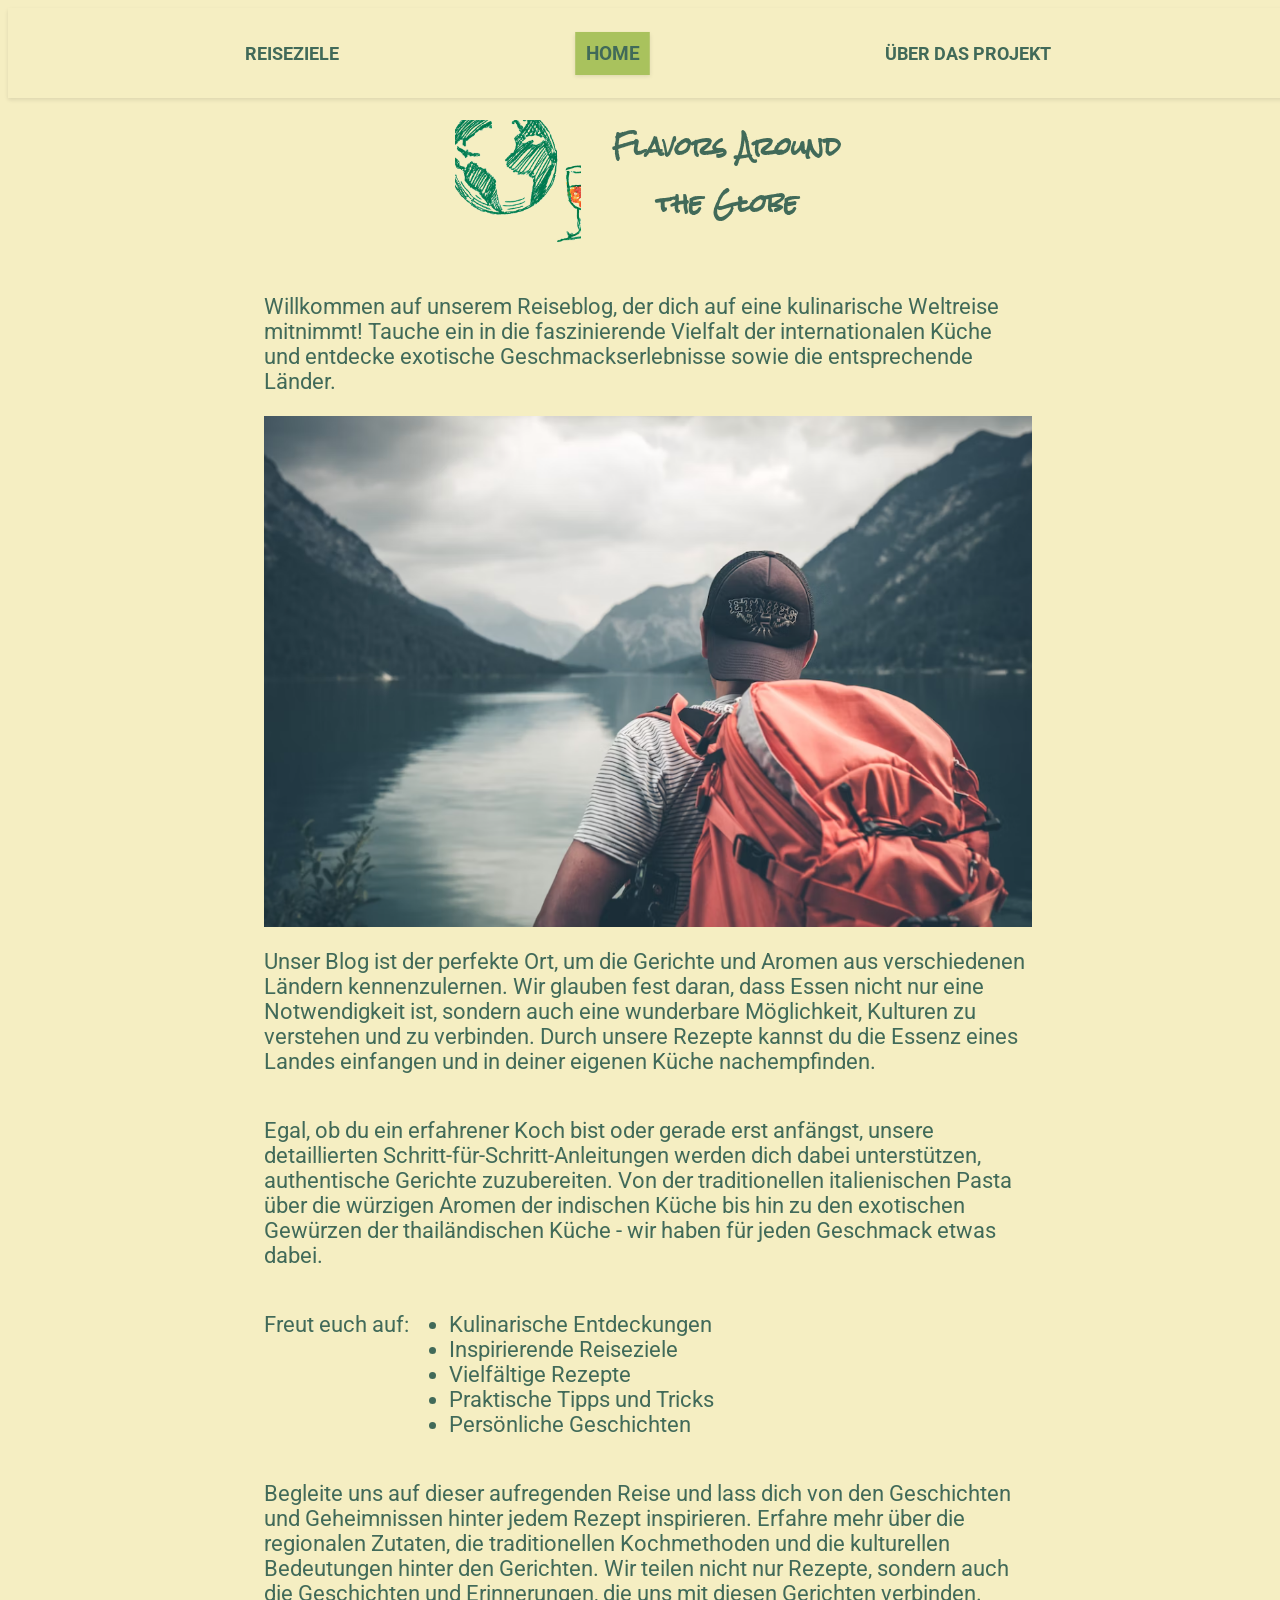
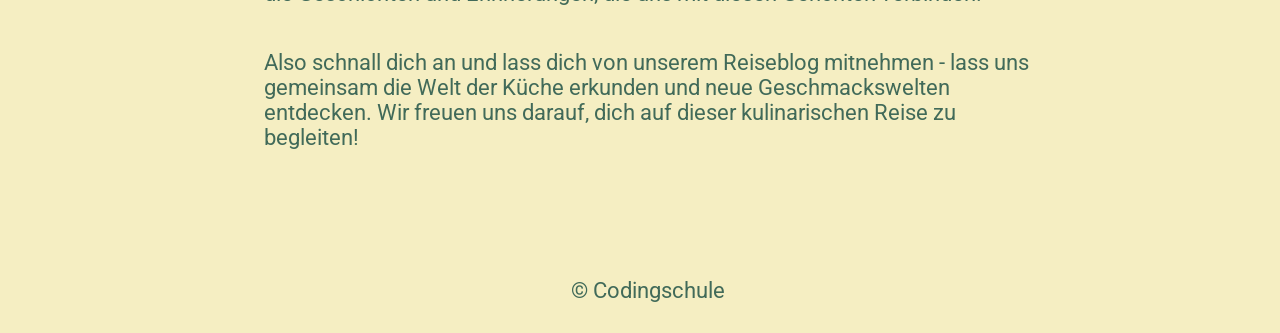
<file: index.html>
<!DOCTYPE html>
<html lang="de">
<head>
  <meta charset="UTF-8">
  <meta name="viewport" content="width=device-width, initial-scale=1.0">
  <title>Flavors Around the Globe</title>
  <link rel="stylesheet" href="style.css">
  <link href="https://fonts.googleapis.com/css?family=Rock+Salt" rel="stylesheet">
  <link href="https://fonts.googleapis.com/css?family=Roboto" rel="stylesheet">
  <link rel="stylesheet" href="https://cdnjs.cloudflare.com/ajax/libs/animate.css/4.1.1/animate.min.css"/>
</head>

<body>
    <div class="app-body">
        <div class="navbar-box">
            <nav class="navbar">
                <a href="./pages/reiseziele.html">Reiseziele</a>
                <a href="index.html" class="active">Home</a>
                <a href="./pages/about.html">Über das Projekt</a>
				
            </nav>
        </div>

        <div class="header">
			<img src="img/logo-blog.png" alt="Logo Weltkugel" class="logoimage" />
            <h1 class="animate__animated animate__bounceInDown">Flavors Around<br>the Globe</h1>
        </div>

        <main class="content">
            <p>Willkommen auf unserem Reiseblog, der dich auf eine kulinarische Weltreise mitnimmt! Tauche ein in die faszinierende Vielfalt der internationalen Küche und entdecke exotische Geschmackserlebnisse sowie die entsprechende Länder.</p>
			
	        <div class="image">
	            <img src="img/travel.png" alt="Beispielbild">
	        </div>
			

<p>Unser Blog ist der perfekte Ort, um die Gerichte und Aromen aus verschiedenen Ländern kennenzulernen. Wir glauben fest daran, dass Essen nicht nur eine Notwendigkeit ist, sondern auch eine wunderbare Möglichkeit, Kulturen zu verstehen und zu verbinden. Durch unsere Rezepte kannst du die Essenz eines Landes einfangen und in deiner eigenen Küche nachempfinden.</p>

<p>Egal, ob du ein erfahrener Koch bist oder gerade erst anfängst, unsere detaillierten Schritt-für-Schritt-Anleitungen werden dich dabei unterstützen, authentische Gerichte zuzubereiten. Von der traditionellen italienischen Pasta über die würzigen Aromen der indischen Küche bis hin zu den exotischen Gewürzen der thailändischen Küche - wir haben für jeden Geschmack etwas dabei.</p>

<p>Freut euch auf:</p><br>
<ul>
	<li>Kulinarische Entdeckungen</li>
	<li>Inspirierende Reiseziele</li>
	<li>Vielfältige Rezepte</li>
	<li>Praktische Tipps und Tricks</li>
	<li>Persönliche Geschichten</li>
</ul>

<p>Begleite uns auf dieser aufregenden Reise und lass dich von den Geschichten und Geheimnissen hinter jedem Rezept inspirieren. Erfahre mehr über die regionalen Zutaten, die traditionellen Kochmethoden und die kulturellen Bedeutungen hinter den Gerichten. Wir teilen nicht nur Rezepte, sondern auch die Geschichten und Erinnerungen, die uns mit diesen Gerichten verbinden.</p>

<p>Also schnall dich an und lass dich von unserem Reiseblog mitnehmen - lass uns gemeinsam die Welt der Küche erkunden und neue Geschmackswelten entdecken. Wir freuen uns darauf, dich auf dieser kulinarischen Reise zu begleiten!</p>

        </main>

        <footer class="footer">
            <p>&copy; Codingschule</p>
        </footer>    
	</div>

</body>
</html>
</file>
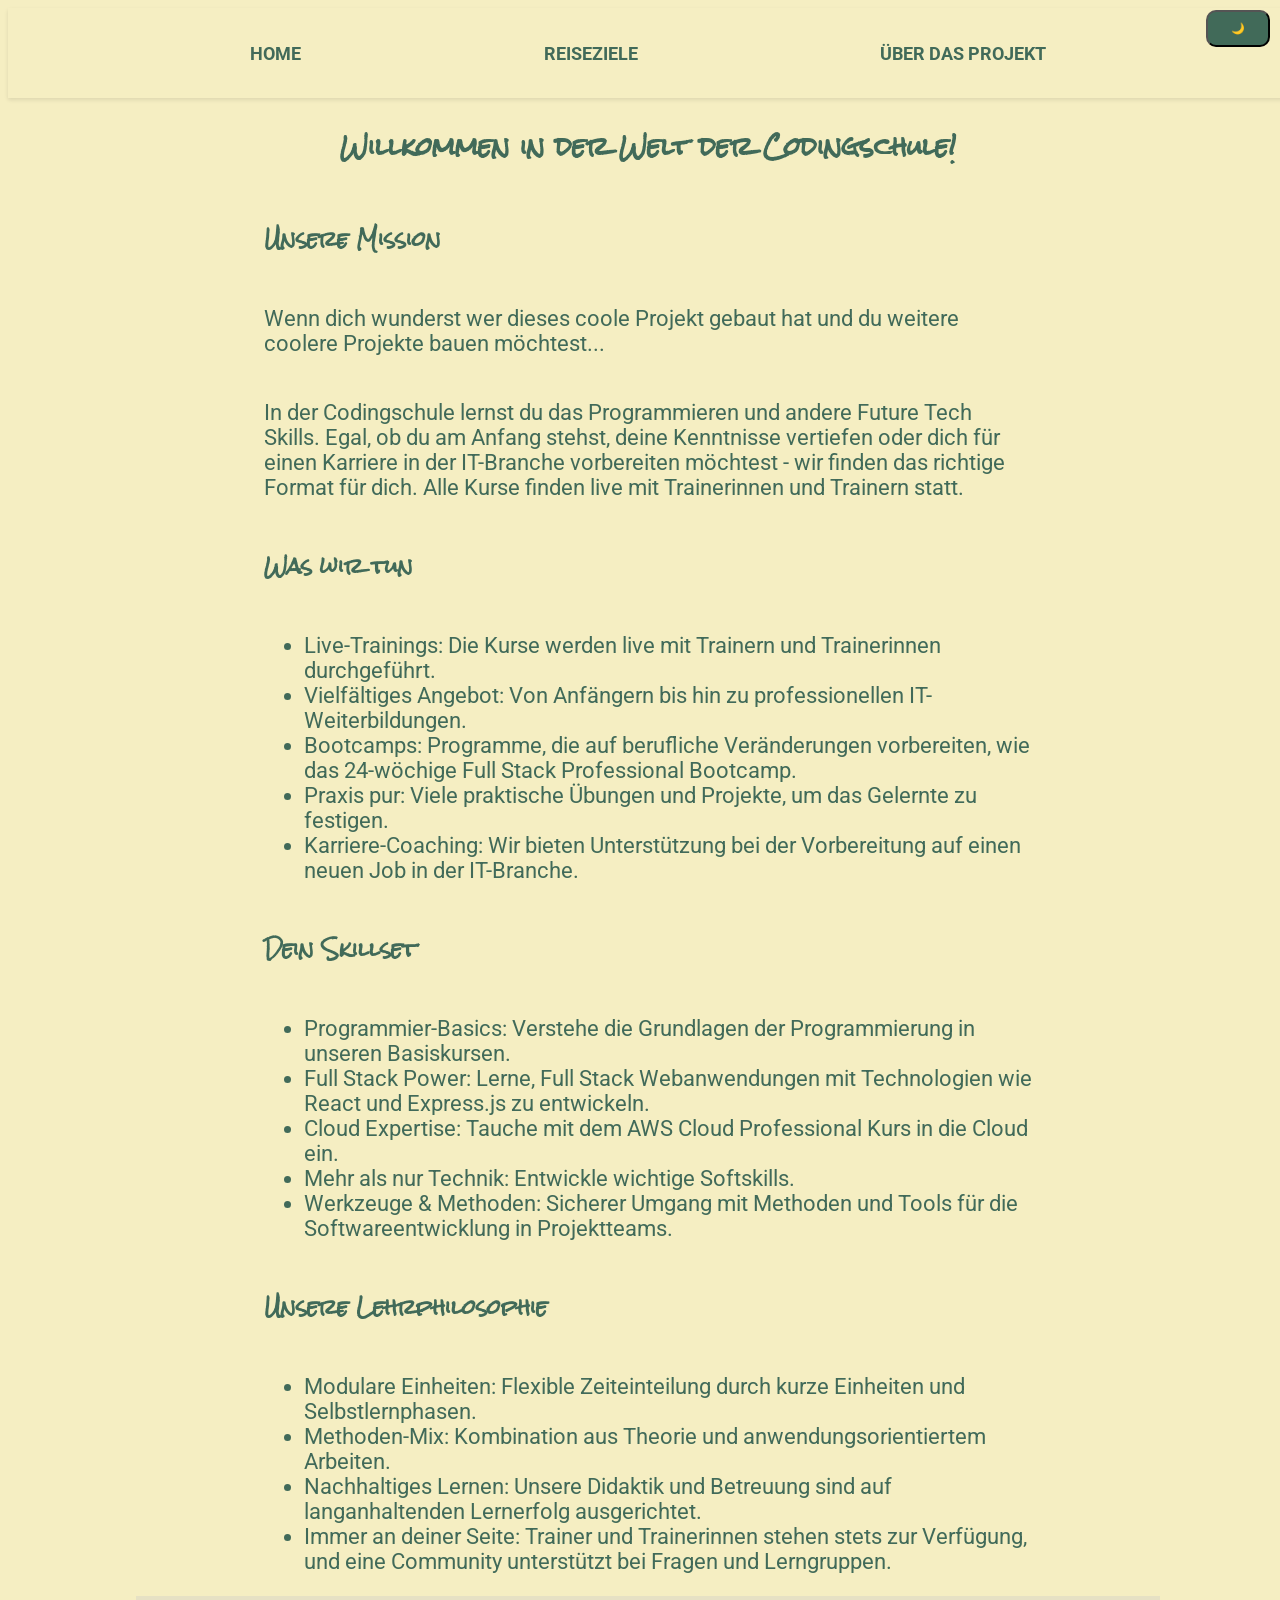
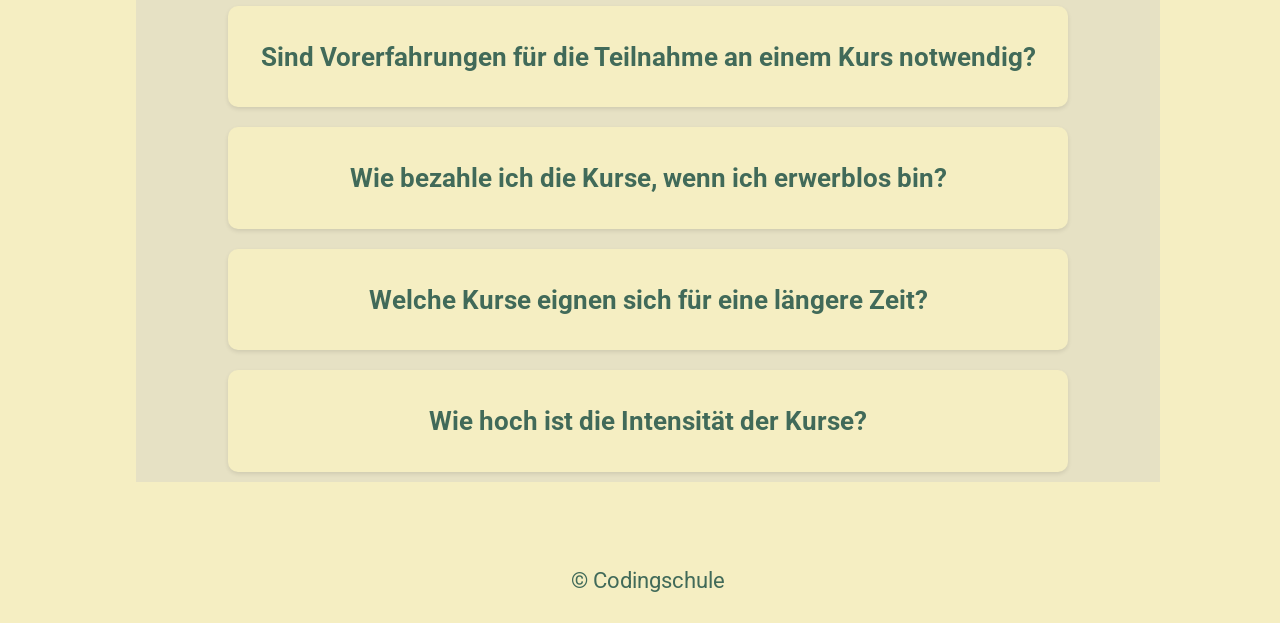
<file: pages/about.html>
<!DOCTYPE html>
<html lang="de">
<head>
  <meta charset="UTF-8">
  <meta name="viewport" content="width=device-width, initial-scale=1.0">
  <title>Über die Codingschule</title>
  <link rel="stylesheet" href="../style.css">
  <link href="https://fonts.googleapis.com/css?family=Roboto" rel="stylesheet">
  <link href="https://fonts.googleapis.com/css?family=Rock+Salt" rel="stylesheet">
  <link rel="stylesheet" href="https://cdnjs.cloudflare.com/ajax/libs/animate.css/4.1.1/animate.min.css"/>
</head>
<body class="lightmode">
   <div class="app-body">
        <button id="themeButton">
            <div class="themeIcon">🌙</div>
        </button>
        <div class="navbar-box">
            <nav class="navbar">
                <a href="../index.html">Home</a>
                <a href="reiseziele.html">Reiseziele</a>
                <a href="about.html">Über das Projekt</a>
            </nav>
        </div>
        <div class="header">
            <h1 class="animate__animated animate__bounceInDown">Willkommen in der Welt der Codingschule!</h1>
        </div>
        <div class="destination-content">
            <h2>Unsere Mission</h2>
            <p>Wenn dich wunderst wer dieses coole Projekt gebaut hat und du weitere coolere Projekte bauen möchtest...</p>
            <p>
            In der Codingschule lernst du das Programmieren und andere Future Tech Skills.
            Egal, ob du am Anfang stehst, deine Kenntnisse vertiefen oder dich für einen Karriere in der IT-Branche vorbereiten möchtest - 
            wir finden das richtige Format für dich. Alle Kurse finden live mit Trainerinnen und Trainern statt.
            </p>
            
            <h2>Was wir tun</h2>
            <ul>
                <li>Live-Trainings: Die Kurse werden live mit Trainern und Trainerinnen durchgeführt.</li>
                <li>Vielfältiges Angebot: Von Anfängern bis hin zu professionellen IT-Weiterbildungen.</li>
                <li>Bootcamps: Programme, die auf berufliche Veränderungen vorbereiten, wie das 24-wöchige Full Stack Professional Bootcamp.</li>
                <li>Praxis pur: Viele praktische Übungen und Projekte, um das Gelernte zu festigen.</li>
                <li>Karriere-Coaching: Wir bieten Unterstützung bei der Vorbereitung auf einen neuen Job in der IT-Branche.</li>
            </ul>
            
            <h2>Dein Skillset</h2>
            <ul>
                <li>Programmier-Basics: Verstehe die Grundlagen der Programmierung in unseren Basiskursen.</li>
                <li>Full Stack Power: Lerne, Full Stack Webanwendungen mit Technologien wie React und Express.js zu entwickeln.</li>
                <li>Cloud Expertise: Tauche mit dem AWS Cloud Professional Kurs in die Cloud ein.</li>
                <li>Mehr als nur Technik: Entwickle wichtige Softskills.</li>
                <li>Werkzeuge & Methoden: Sicherer Umgang mit Methoden und Tools für die Softwareentwicklung in Projektteams.</li>
            </ul>
            
            <h2>Unsere Lehrphilosophie</h2>
            <ul>
                <li>Modulare Einheiten: Flexible Zeiteinteilung durch kurze Einheiten und Selbstlernphasen.</li>
                <li>Methoden-Mix: Kombination aus Theorie und anwendungsorientiertem Arbeiten.</li>
                <li>Nachhaltiges Lernen: Unsere Didaktik und Betreuung sind auf langanhaltenden Lernerfolg ausgerichtet.</li>
                <li>Immer an deiner Seite: Trainer und Trainerinnen stehen stets zur Verfügung, und eine Community unterstützt bei Fragen und Lerngruppen.</li>
            </ul>
        </div>
        <section class="faq">
            <div class="faq-item">
                <h3 class="faq-question">Sind Vorerfahrungen für die Teilnahme an einem Kurs notwendig?</h3>
                <p class="faq-answer faq-answer-hidden">Nein :-) Wir finden für dich den passenden Kurs zum Einstieg.</p>
            </div>
            <div class="faq-item">
                <h3 class="faq-question">Wie bezahle ich die Kurse, wenn ich erwerblos bin?</h3>
                <p class="faq-answer faq-answer-hidden">Es gibt viele Möglichkeiten der Finanzierung. Schreibe uns eine einfach eine Email</p>
            </div>
            <div class="faq-item">
                <h3 class="faq-question">Welche Kurse eignen sich für eine längere Zeit?</h3>
                <p class="faq-answer faq-answer-hidden">Besonders passend ist der Fullstackkurs um WebentwicklerIn zu werden, aber auch andere Kurse wie Cloud Computing sind gerade dabei zu entstehen!</p>
            </div>
            <div class="faq-item">
                <h3 class="faq-question">Wie hoch ist die Intensität der Kurse?</h3>
                <p class="faq-answer faq-answer-hidden">Die Kurse haben unterschiedliche Intensitäten. Du solltest dich jedoch darauf einstellen in deiner kursfreien Zeit Material gegebenenfalls wiederholen!</p>
            </div>
        </section>
    
    	<footer class="footer">
            <p>&copy; Codingschule</p>
        </footer>

    </div>
    
    <script src="../index.js"></script>
</body>
</html>
</file>
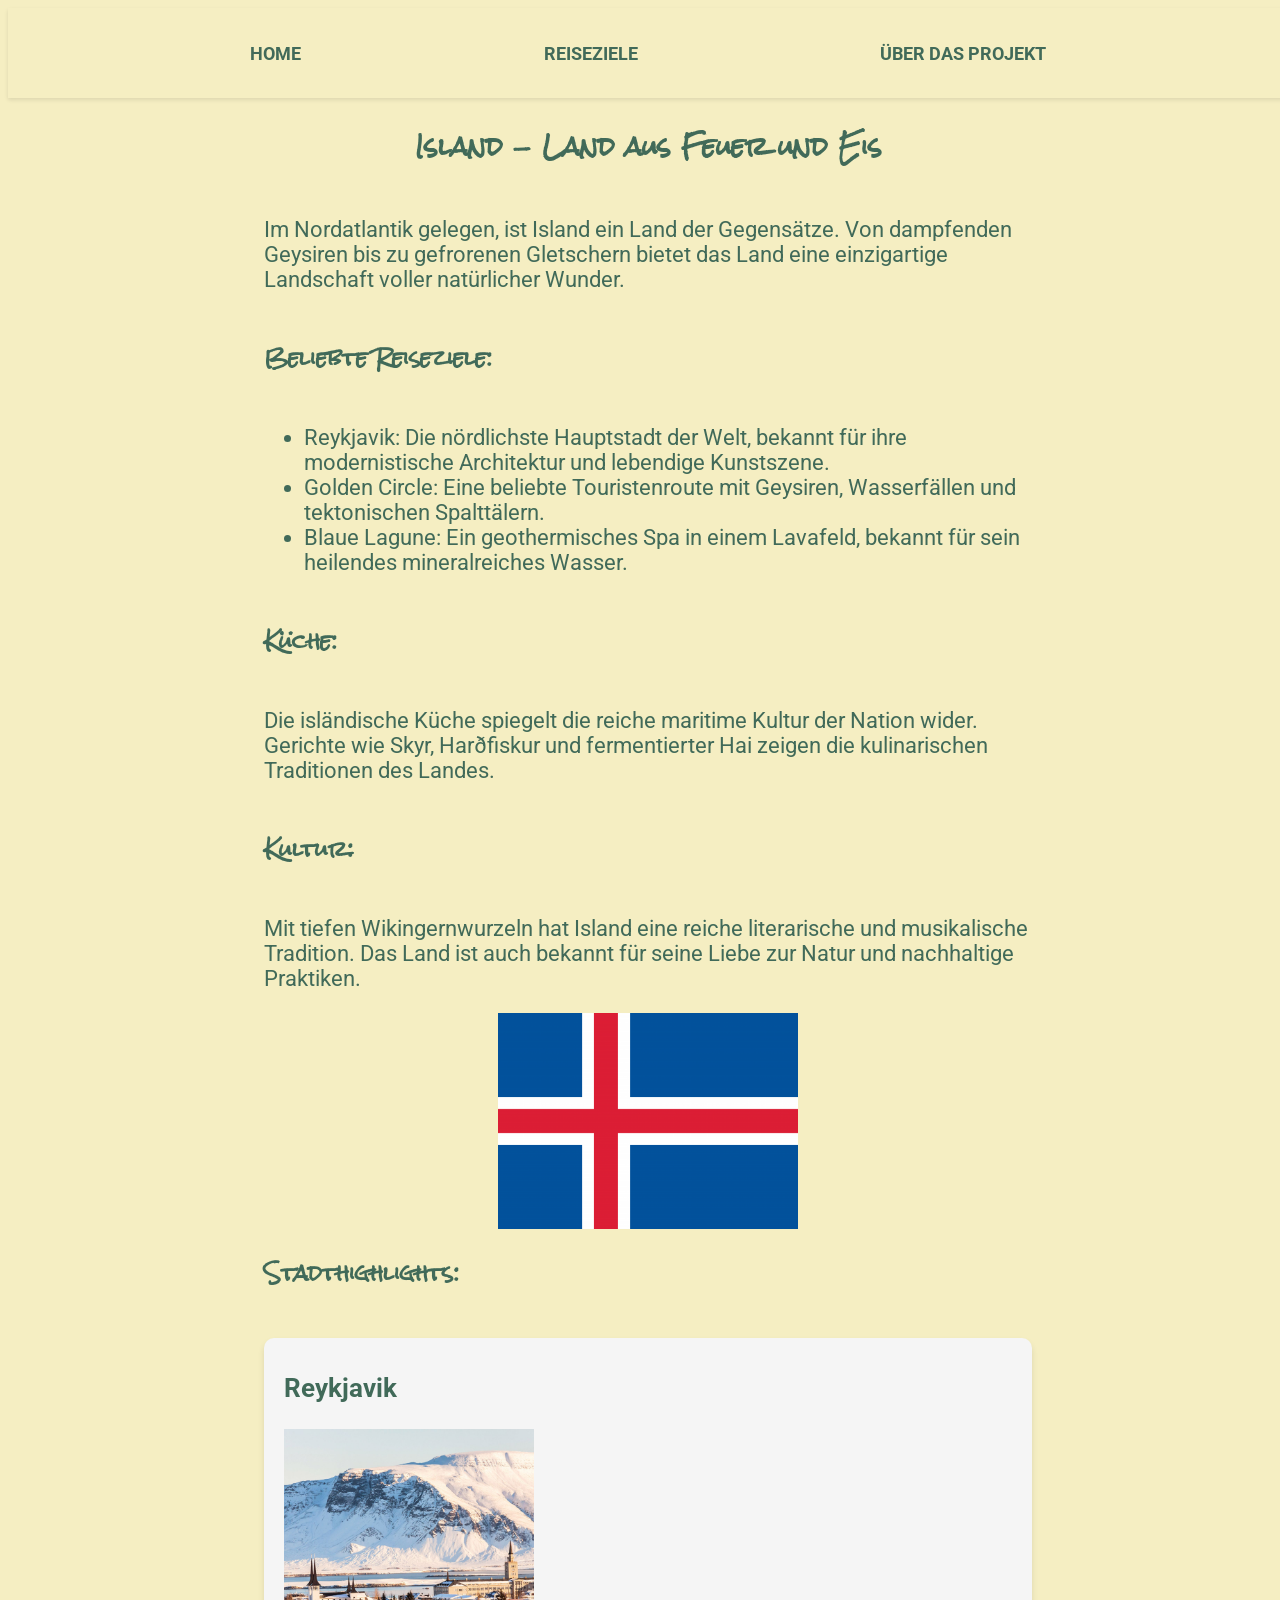
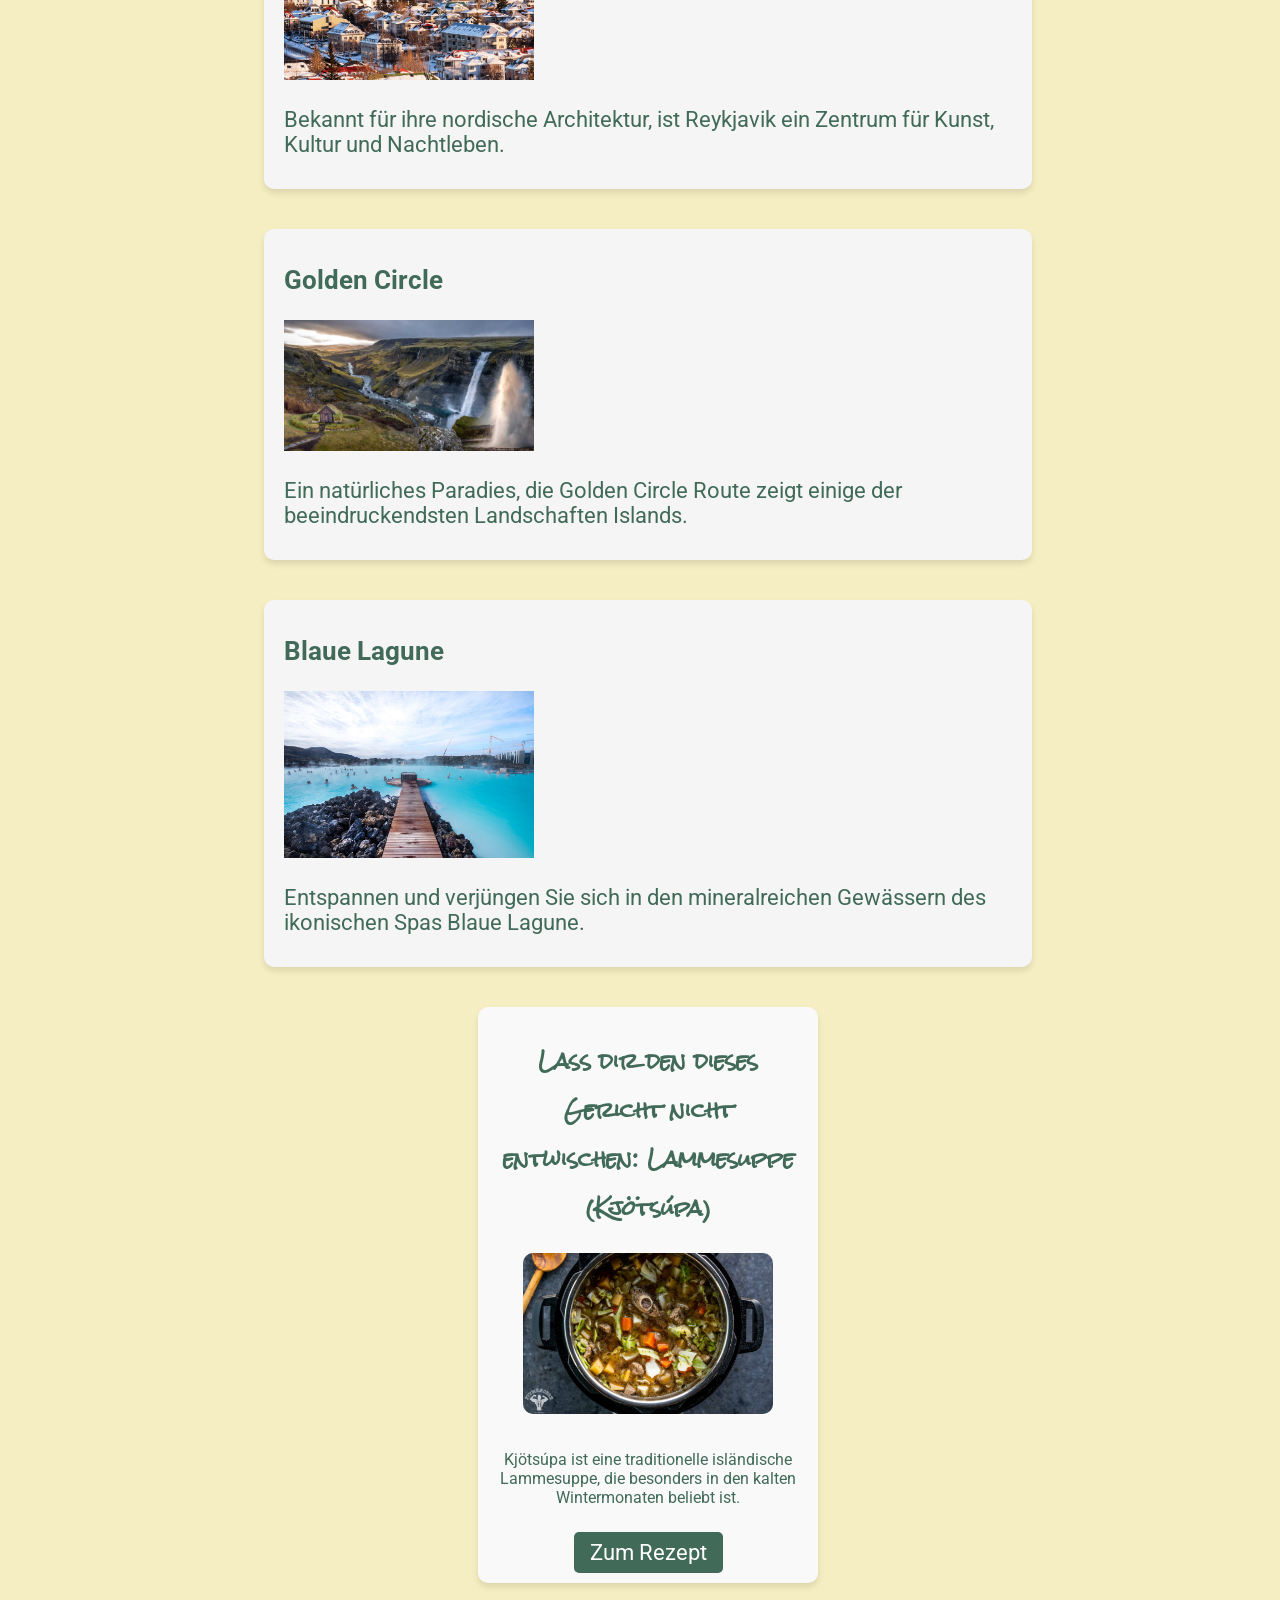
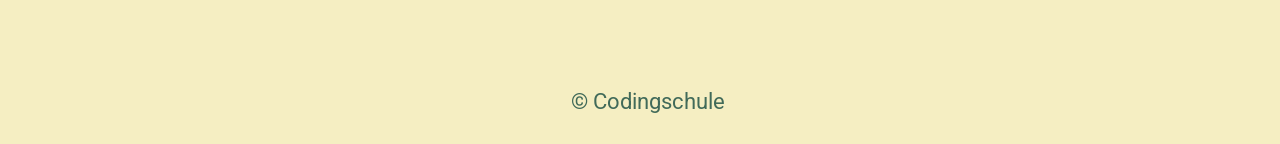
<file: pages/island.html>
<!DOCTYPE html>
<html lang="de">
<head>
  <meta charset="UTF-8">
  <meta name="viewport" content="width=device-width, initial-scale=1.0">
  <title>Island - Land aus Feuer und Eis</title>
  <link rel="stylesheet" href="../style.css">
  <link href="https://fonts.googleapis.com/css?family=Roboto" rel="stylesheet">
  <link href="https://fonts.googleapis.com/css?family=Rock+Salt" rel="stylesheet">
  <link rel="stylesheet" href="https://cdnjs.cloudflare.com/ajax/libs/animate.css/4.1.1/animate.min.css"/>
</head>
<body>
   <div class="app-body">
        <div class="navbar-box">
            <nav class="navbar">
                <a href="../index.html">Home</a>
                <a href="reiseziele.html">Reiseziele</a>
                <a href="about.html">Über das Projekt</a>
            </nav>
        </div>
        <div class="header">
            <h1 class="animate__animated animate__bounceInDown">Island - Land aus Feuer und Eis</h1>
        </div>
        <div class="destination-content">
            <p>
            Im Nordatlantik gelegen, ist Island ein Land der Gegensätze. Von dampfenden Geysiren bis zu gefrorenen Gletschern 
            bietet das Land eine einzigartige Landschaft voller natürlicher Wunder.
            </p>
            <h2>Beliebte Reiseziele:</h2>
            <ul>
                <li>Reykjavik: Die nördlichste Hauptstadt der Welt, bekannt für ihre modernistische Architektur und lebendige Kunstszene.</li>
                <li>Golden Circle: Eine beliebte Touristenroute mit Geysiren, Wasserfällen und tektonischen Spalttälern.</li>
                <li>Blaue Lagune: Ein geothermisches Spa in einem Lavafeld, bekannt für sein heilendes mineralreiches Wasser.</li>
            </ul>
            <h2>Küche:</h2>
            <p>
            Die isländische Küche spiegelt die reiche maritime Kultur der Nation wider. Gerichte wie Skyr, Harðfiskur und fermentierter Hai zeigen die kulinarischen Traditionen des Landes.
            </p>
            <h2>Kultur:</h2>
            <p>
            Mit tiefen Wikingernwurzeln hat Island eine reiche literarische und musikalische Tradition. Das Land ist auch bekannt für seine Liebe zur Natur und nachhaltige Praktiken.
            </p>
            <div class="image">
                <img src="../img/iceland.png" alt="Isländische Flagge" style="max-width: 300px;">
            </div>
            <h2>Stadthighlights:</h2>
            <div class="city">
                <h3>Reykjavik</h3>
                <img src="../img/reykjavik.jpg" alt="Reykjavik" style="max-width: 250px;">
                <p>Bekannt für ihre nordische Architektur, ist Reykjavik ein Zentrum für Kunst, Kultur und Nachtleben.</p>
            </div>
            <div class="city">
                <h3>Golden Circle</h3>
                <img src="../img/golden_circle.jpg" alt="Golden Circle" style="max-width: 250px;">
                <p>Ein natürliches Paradies, die Golden Circle Route zeigt einige der beeindruckendsten Landschaften Islands.</p>
            </div>
            <div class="city">
                <h3>Blaue Lagune</h3>
                <img src="../img/blue_lagoon.jpg" alt="Blaue Lagune" style="max-width: 250px;">
                <p>Entspannen und verjüngen Sie sich in den mineralreichen Gewässern des ikonischen Spas Blaue Lagune.</p>
            </div>
            <div class="recipe-preview">
                <h2>Lass dir den dieses Gericht nicht entwischen: Lammesuppe (Kjötsúpa)</h2>
                <img src="../img/lammesuppe_preview.jpg" alt="Lammesuppe" style="max-width: 250px;">
                <p>Kjötsúpa ist eine traditionelle isländische Lammesuppe, die besonders in den kalten Wintermonaten beliebt ist.</p>
                <a href="./recipes/lammesuppe.html">Zum Rezept</a>
            </div>
            
        </div>
    	<footer class="footer">
            <p>&copy; Codingschule</p>
        </footer>
    </div>
</body>
</html>
</file>
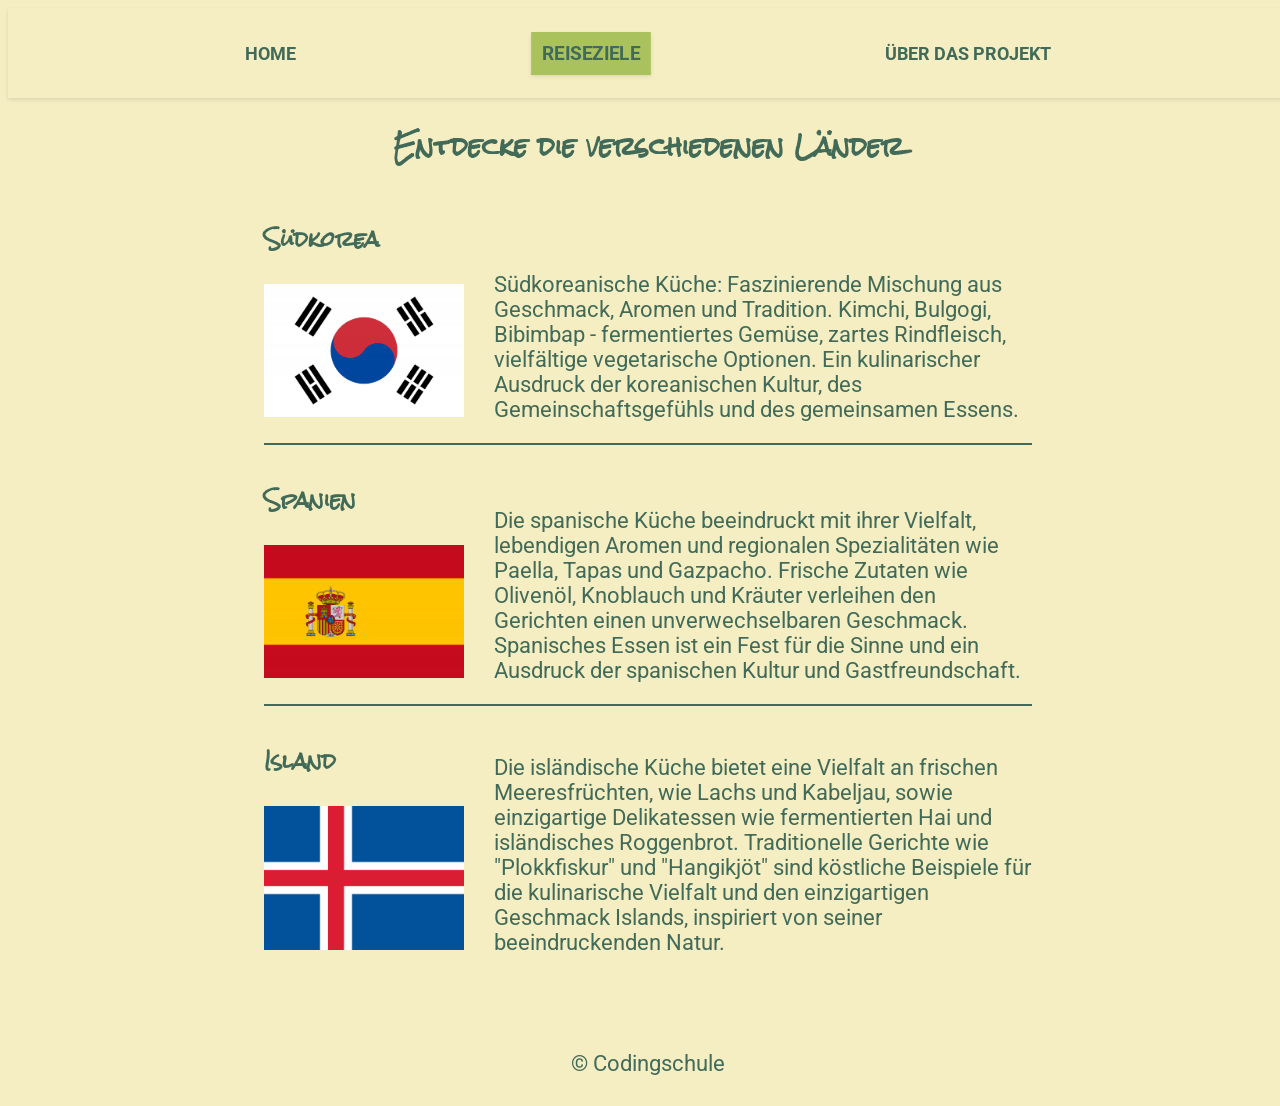
<file: pages/reiseziele.html>
<!DOCTYPE html>
<html lang="de">
<head>
  <meta charset="UTF-8">
  <meta name="viewport" content="width=device-width, initial-scale=1.0">
  <title>Flavors Around the Globe</title>
  <link rel="stylesheet" href="../style.css">
  <link href="https://fonts.googleapis.com/css?family=Roboto" rel="stylesheet">
  <link href="https://fonts.googleapis.com/css?family=Rock+Salt" rel="stylesheet">
  <link rel="stylesheet" href="https://cdnjs.cloudflare.com/ajax/libs/animate.css/4.1.1/animate.min.css"/>
  
</head>
<body>
   <div class="app-body">
        <div class="navbar-box">
            <nav class="navbar">
                <a href="../index.html">Home</a>
                <a href="reiseziele.html" class="active">Reiseziele</a>
                <a href="about.html">Über das Projekt</a>
				
            </nav>
        </div>

        <div class="header">
            <h1 class="animate__animated animate__bounceInDown">Entdecke die verschiedenen Länder</h1>
        </div>

        <div class="destination-content">
			
            <div class="destination">
				<div class="destination-head">
            		<h2><a href="./suedkorea.html">Südkorea</a></h2>
            		<img src="../img/south-korea.png" alt="Land 1">
				</div>
            	<div class="destination-desc">
					Südkoreanische Küche: Faszinierende Mischung aus Geschmack, Aromen und Tradition. Kimchi, Bulgogi, Bibimbap - fermentiertes Gemüse, zartes Rindfleisch, vielfältige vegetarische Optionen. Ein kulinarischer Ausdruck der koreanischen Kultur, des Gemeinschaftsgefühls und des gemeinsamen Essens.
           	 	</div>
			</div>
			<hr>
			
            <div class="destination">
				<div class="destination-head">
            		<h2><a href="./spanien.html">Spanien</a></h2>
            		<img src="../img/spain.png" alt="Land 2">
				</div>
           	 	<div class="destination-desc">
					Die spanische Küche beeindruckt mit ihrer Vielfalt, lebendigen Aromen und regionalen Spezialitäten wie Paella, Tapas und Gazpacho. Frische Zutaten wie Olivenöl, Knoblauch und Kräuter verleihen den Gerichten einen unverwechselbaren Geschmack. Spanisches Essen ist ein Fest für die Sinne und ein Ausdruck der spanischen Kultur und Gastfreundschaft.
            	</div>
			</div>
			<hr>
			
            <div class="destination">
				<div class="destination-head">
            		<h2><a href="./island.html">Island</a></h2>
            		<img src="../img/iceland.png" alt="Land 3">
				</div>
            	<div class="destination-desc">

					Die isländische Küche bietet eine Vielfalt an frischen Meeresfrüchten, wie Lachs und Kabeljau, sowie einzigartige Delikatessen wie fermentierten Hai und isländisches Roggenbrot. Traditionelle Gerichte wie "Plokkfiskur" und "Hangikjöt" sind köstliche Beispiele für die kulinarische Vielfalt und den einzigartigen Geschmack Islands, inspiriert von seiner beeindruckenden Natur. 
            	</div>
        	</div>
			
		</div>

        <footer class="footer">
            <p>&copy; Codingschule</p>
        </footer>
    </div>
</body>
</html>
</file>
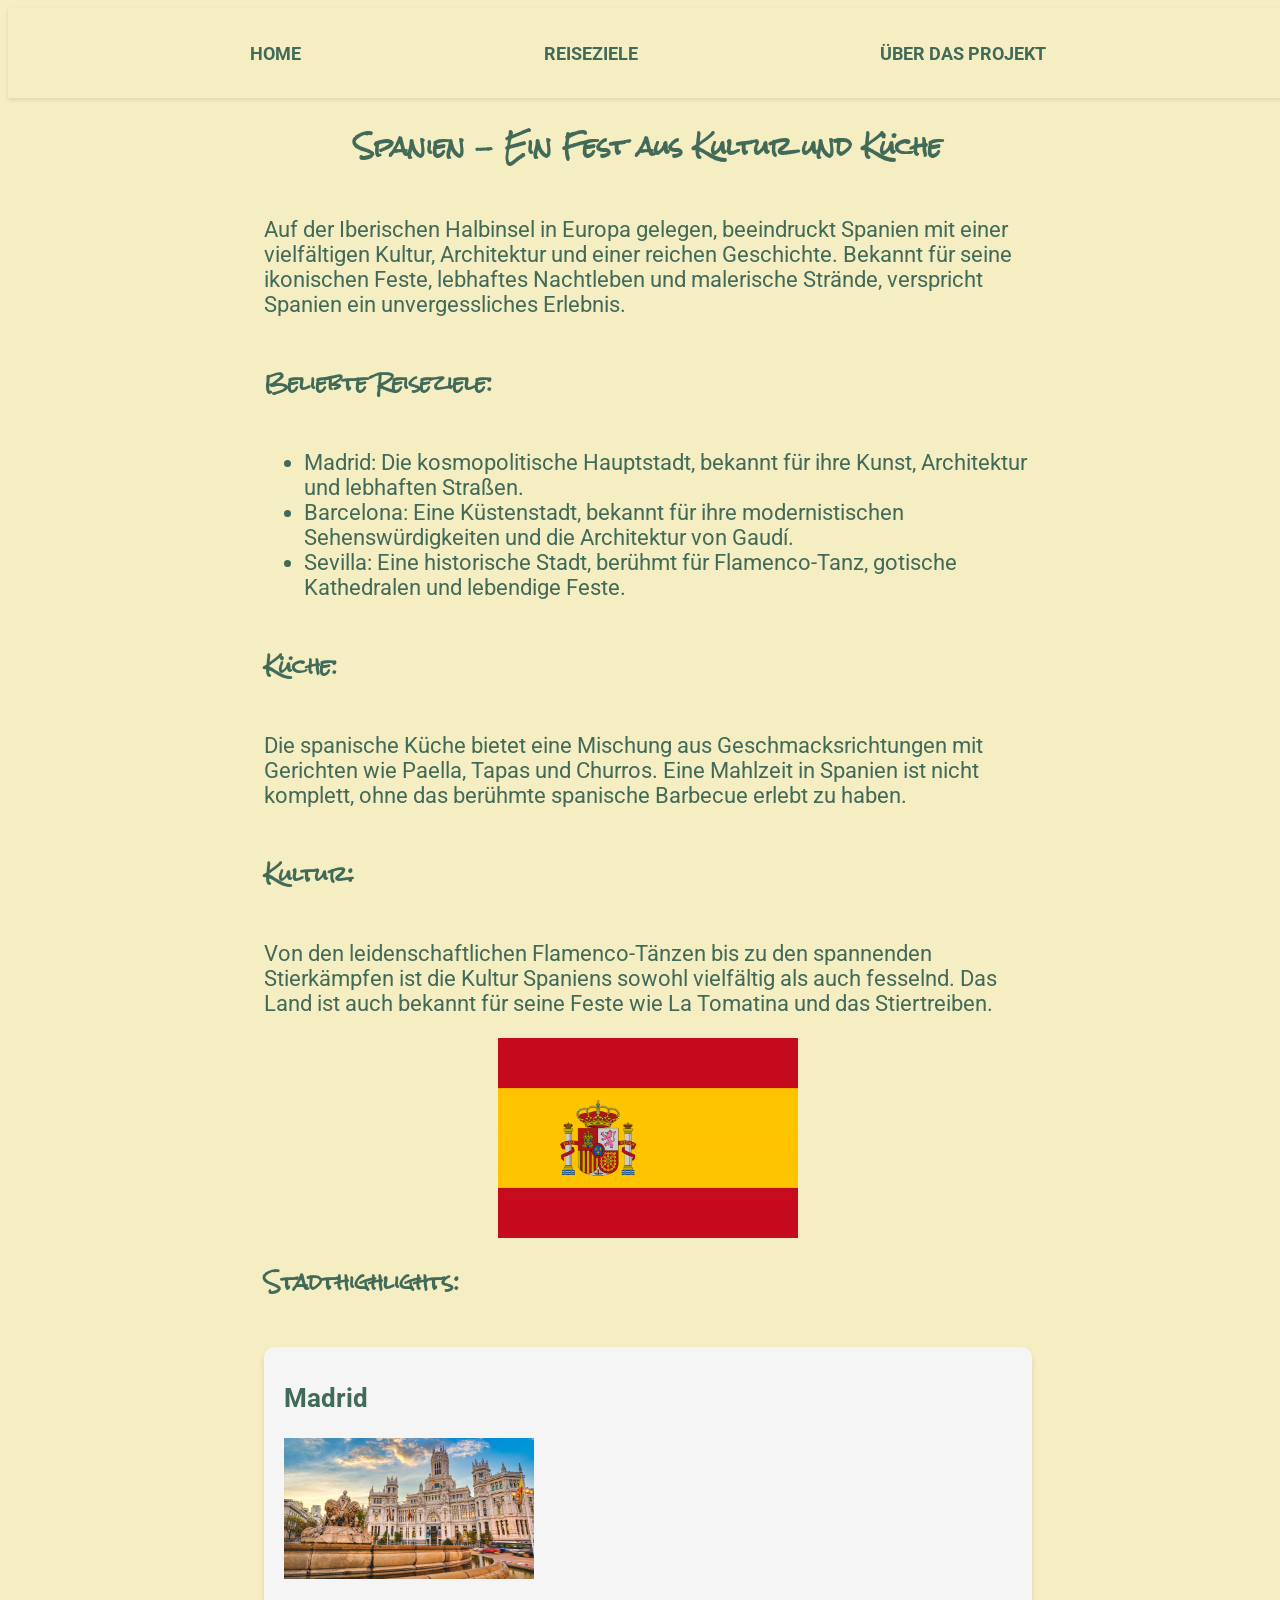
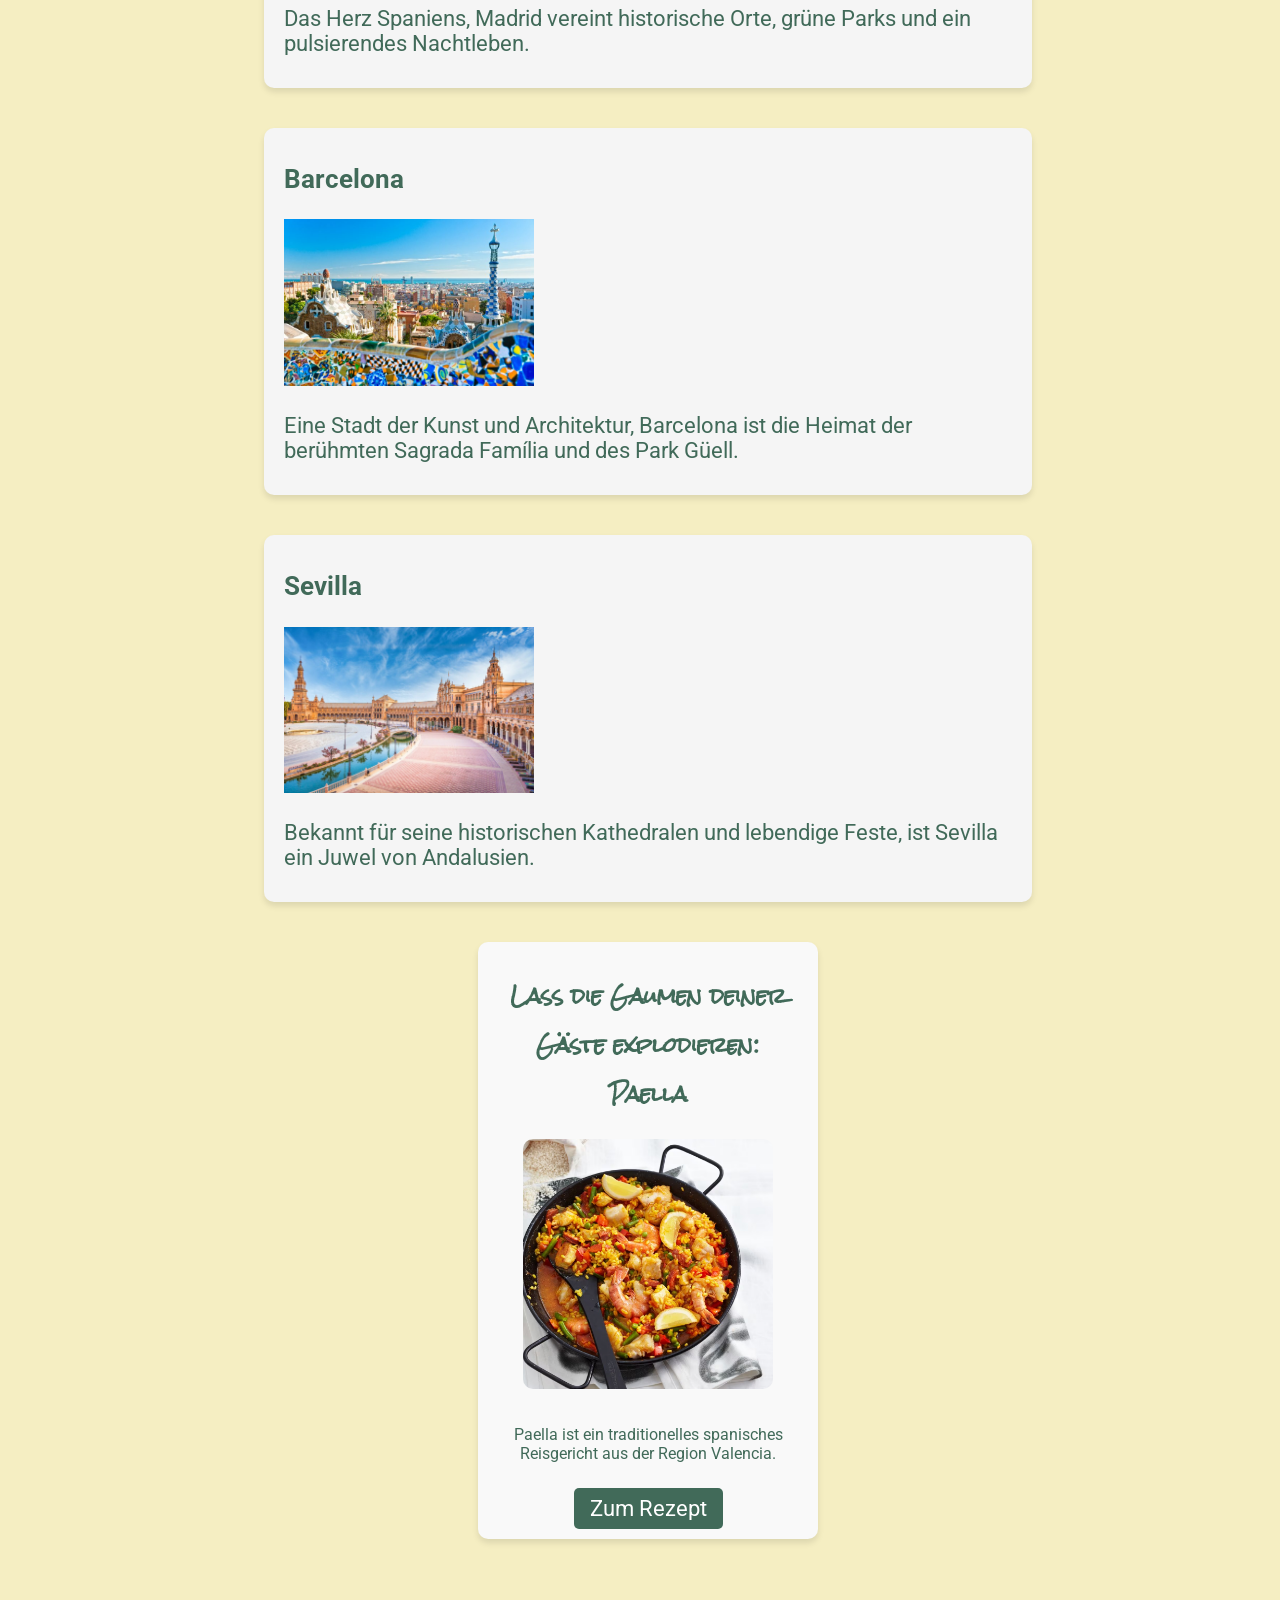
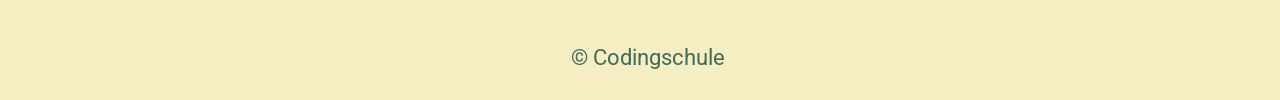
<file: pages/spanien.html>
<!DOCTYPE html>
<html lang="de">
<head>
  <meta charset="UTF-8">
  <meta name="viewport" content="width=device-width, initial-scale=1.0">
  <title>Spanien - Ein Fest aus Kultur und Küche</title>
  <link rel="stylesheet" href="../style.css">
  <link href="https://fonts.googleapis.com/css?family=Roboto" rel="stylesheet">
  <link href="https://fonts.googleapis.com/css?family=Rock+Salt" rel="stylesheet">
  <link rel="stylesheet" href="https://cdnjs.cloudflare.com/ajax/libs/animate.css/4.1.1/animate.min.css"/>
</head>
<body>
   <div class="app-body">
        <div class="navbar-box">
            <nav class="navbar">
                <a href="../index.html">Home</a>
                <a href="reiseziele.html">Reiseziele</a>
                <a href="about.html">Über das Projekt</a>
            </nav>
        </div>
        <div class="header">
            <h1 class="animate__animated animate__bounceInDown">Spanien - Ein Fest aus Kultur und Küche</h1>
        </div>
        <div class="destination-content">
            <p>
            Auf der Iberischen Halbinsel in Europa gelegen, beeindruckt Spanien mit einer vielfältigen Kultur, Architektur und einer reichen Geschichte. 
            Bekannt für seine ikonischen Feste, lebhaftes Nachtleben und malerische Strände, verspricht Spanien ein unvergessliches Erlebnis.
            </p>
            <h2>Beliebte Reiseziele:</h2>
            <ul>
                <li>Madrid: Die kosmopolitische Hauptstadt, bekannt für ihre Kunst, Architektur und lebhaften Straßen.</li>
                <li>Barcelona: Eine Küstenstadt, bekannt für ihre modernistischen Sehenswürdigkeiten und die Architektur von Gaudí.</li>
                <li>Sevilla: Eine historische Stadt, berühmt für Flamenco-Tanz, gotische Kathedralen und lebendige Feste.</li>
            </ul>
            <h2>Küche:</h2>
            <p>
            Die spanische Küche bietet eine Mischung aus Geschmacksrichtungen mit Gerichten wie Paella, Tapas und Churros. 
            Eine Mahlzeit in Spanien ist nicht komplett, ohne das berühmte spanische Barbecue erlebt zu haben.
            </p>
            <h2>Kultur:</h2>
            <p>
            Von den leidenschaftlichen Flamenco-Tänzen bis zu den spannenden Stierkämpfen ist die Kultur Spaniens sowohl vielfältig als auch fesselnd. 
            Das Land ist auch bekannt für seine Feste wie La Tomatina und das Stiertreiben.
            </p>
            <div class="image">
                <img src="../img/spain.png" alt="Spanisches Flagge" style="max-width: 300px;">
            </div>
            <h2>Stadthighlights:</h2>
            <div class="city">
                <h3>Madrid</h3>
                <img src="../img/madrid.jpg" alt="Madrid" style="max-width: 250px;">
                <p>Das Herz Spaniens, Madrid vereint historische Orte, grüne Parks und ein pulsierendes Nachtleben.</p>
            </div>
            <div class="city">
                <h3>Barcelona</h3>
                <img src="../img/barcelona.jpg" alt="Barcelona" style="max-width: 250px;">
                <p>Eine Stadt der Kunst und Architektur, Barcelona ist die Heimat der berühmten Sagrada Família und des Park Güell.</p>
            </div>
            <div class="city">
                <h3>Sevilla</h3>
                <img src="../img/sevilla.jpg" alt="Sevilla" style="max-width: 250px;">
                <p>Bekannt für seine historischen Kathedralen und lebendige Feste, ist Sevilla ein Juwel von Andalusien.</p>
            </div>
            <div class="recipe-preview">
                <h2>Lass die Gaumen deiner Gäste explodieren: Paella</h2>
                <img src="../img/paella_preview.jpg" alt="Paella" style="max-width: 250px;">
                <p>Paella ist ein traditionelles spanisches Reisgericht aus der Region Valencia.</p>
                <a href="./recipes/paella.html">Zum Rezept</a>
            </div>
            
        </div>
        <footer class="footer">
            <p>&copy; Codingschule</p>
        </footer>
    </div>
</body>
</html>
</file>
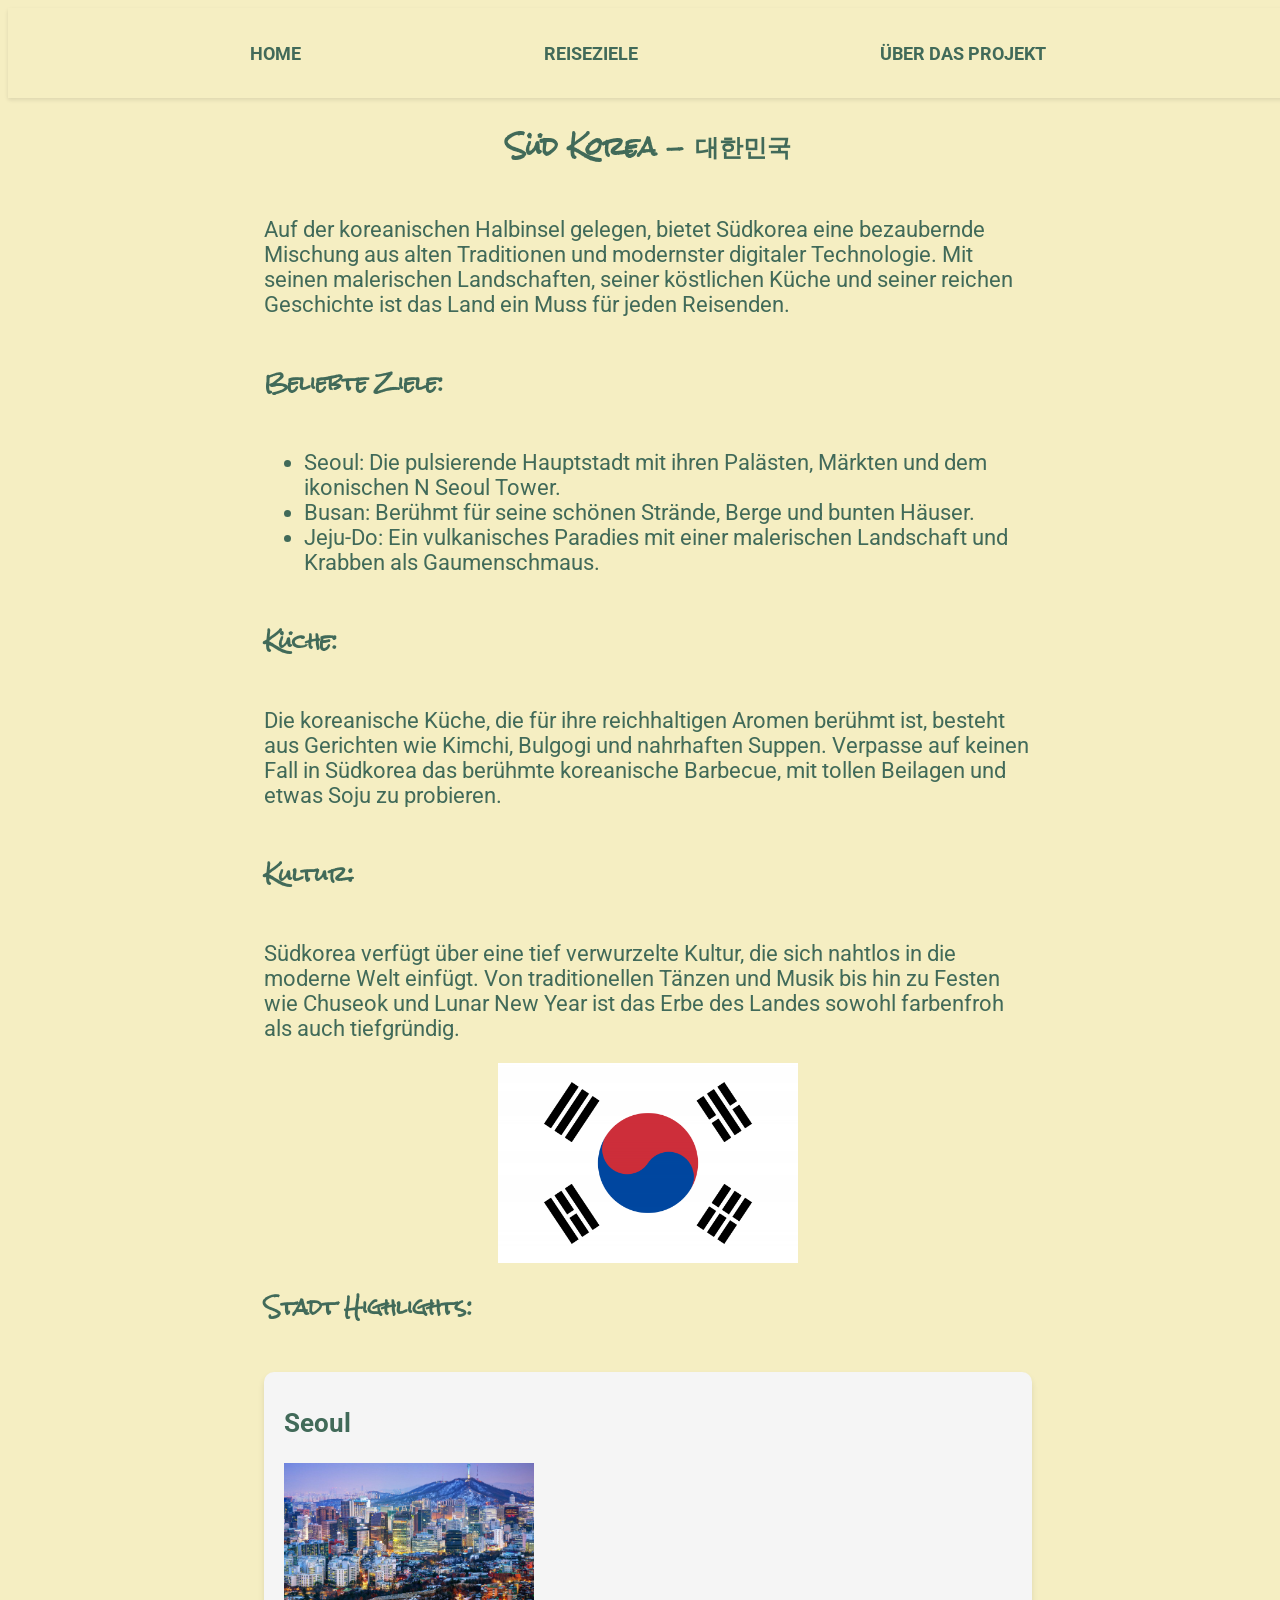
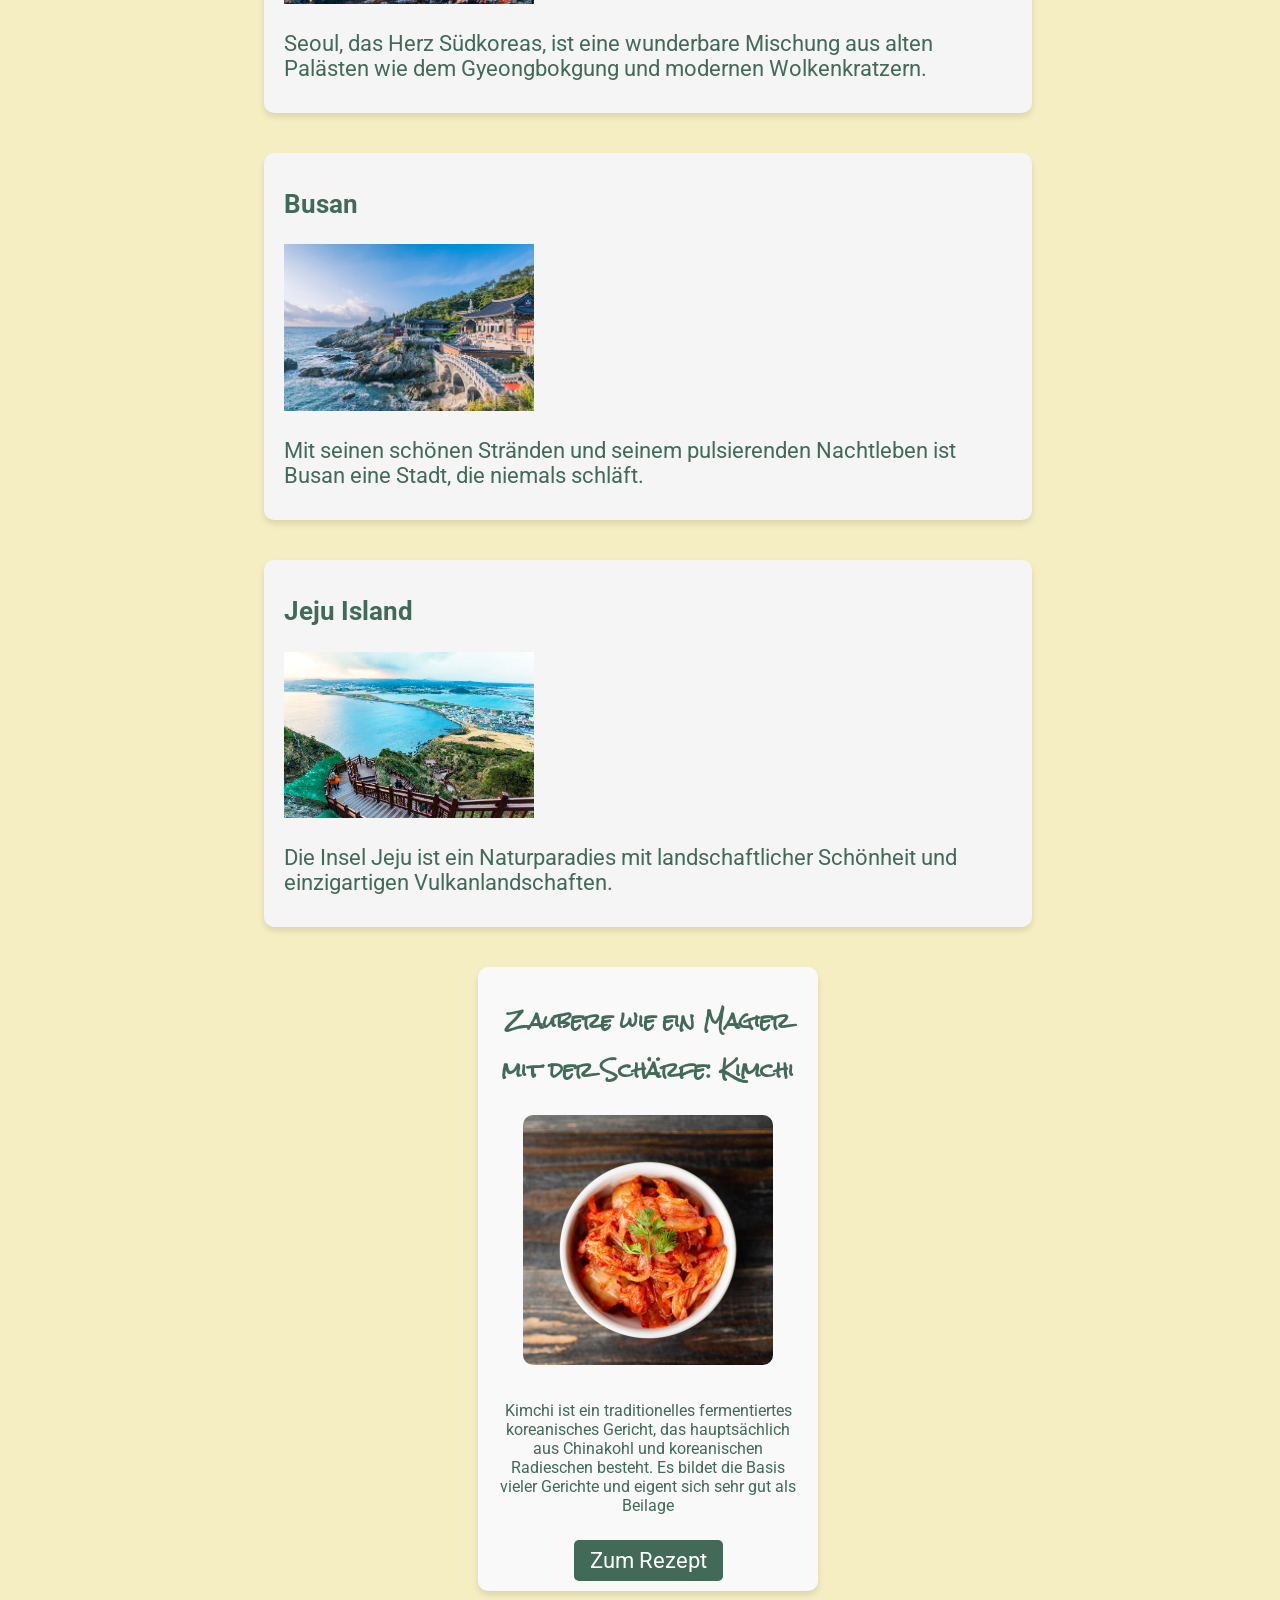
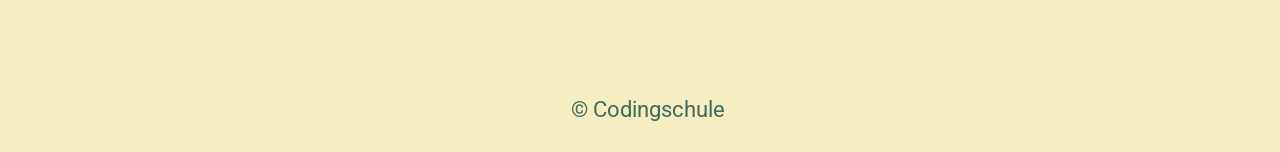
<file: pages/suedkorea.html>
<!DOCTYPE html>
<html lang="de">
<head>
  <meta charset="UTF-8">
  <meta name="viewport" content="width=device-width, initial-scale=1.0">
  <title>South Korea - The Land of Morning Calm</title>
  <link rel="stylesheet" href="../style.css">
  <link href="https://fonts.googleapis.com/css?family=Roboto" rel="stylesheet">
  <link href="https://fonts.googleapis.com/css?family=Rock+Salt" rel="stylesheet">
  <link rel="stylesheet" href="https://cdnjs.cloudflare.com/ajax/libs/animate.css/4.1.1/animate.min.css"/>
</head>
<body>
   <div class="app-body">
        <div class="navbar-box">
            <nav class="navbar">
                <a href="../index.html">Home</a>
                <a href="reiseziele.html">Reiseziele</a>
                <a href="about.html">Über das Projekt</a>
            </nav>
        </div>
        <div class="header">
            <h1 class="animate__animated animate__bounceInDown">Süd Korea - 대한민국</h1>
        </div>
        <div class="destination-content">
            <p>
				Auf der koreanischen Halbinsel gelegen, bietet Südkorea eine bezaubernde Mischung aus alten Traditionen und modernster digitaler Technologie. 
				Mit seinen malerischen Landschaften, seiner köstlichen Küche und seiner reichen Geschichte ist das Land ein Muss für jeden Reisenden.
            </p>
            <h2>Beliebte Ziele:</h2>
            <ul>
                <li>Seoul: Die pulsierende Hauptstadt mit ihren Palästen, Märkten und dem ikonischen N Seoul Tower.</li>
                <li>Busan: Berühmt für seine schönen Strände, Berge und bunten Häuser.</li>
                <li>Jeju-Do: Ein vulkanisches Paradies mit einer malerischen Landschaft und Krabben als Gaumenschmaus.</li>
            </ul>
            <h2>Küche:</h2>
            <p>
				Die koreanische Küche, die für ihre reichhaltigen Aromen berühmt ist, besteht aus Gerichten wie Kimchi, Bulgogi und nahrhaften Suppen.
				Verpasse auf keinen Fall in Südkorea das berühmte koreanische Barbecue, mit tollen Beilagen und etwas Soju zu probieren.
            </p>
            <h2>Kultur:</h2>
            <p>
				Südkorea verfügt über eine tief verwurzelte Kultur, die sich nahtlos in die moderne Welt einfügt. Von traditionellen Tänzen und Musik bis hin zu Festen wie Chuseok und Lunar New Year ist das Erbe des Landes sowohl farbenfroh als auch tiefgründig.
            </p>
            <div class="image">
                <img src="../img/south-korea.png" alt="South Korean Flag" style="max-width: 300px;">
            </div>
            <h2>Stadt Highlights:</h2>
            <div class="city">
                <h3>Seoul</h3>
                <img src="../img/seoul.jpg" alt="Seoul" style="max-width: 250px;">
                <p>Seoul, das Herz Südkoreas, ist eine wunderbare Mischung aus alten Palästen wie dem Gyeongbokgung und modernen Wolkenkratzern.</p>
            </div>
            <div class="city">
                <h3>Busan</h3>
                <img src="../img/busan.jpg" alt="Busan" style="max-width: 250px;">
                <p>Mit seinen schönen Stränden und seinem pulsierenden Nachtleben ist Busan eine Stadt, die niemals schläft.</p>
            </div>
            <div class="city">
                <h3>Jeju Island</h3>
                <img src="../img/jeju.jpg" alt="Jeju Island" style="max-width: 250px;">
                <p>Die Insel Jeju ist ein Naturparadies mit landschaftlicher Schönheit und einzigartigen Vulkanlandschaften.</p>
            </div>
			<div class="recipe-preview">
				<h2>Zaubere wie ein Magier mit der Schärfe: Kimchi</h2>
				<img src="../img/kimchi_preview.jpg" alt="Kimchi" style="max-width: 250px;">
				<p>Kimchi ist ein traditionelles fermentiertes koreanisches Gericht, das hauptsächlich aus Chinakohl und koreanischen Radieschen besteht. Es bildet die Basis vieler Gerichte und eigent sich sehr gut als Beilage</p>
				<a href="./recipes/kimchi.html">Zum Rezept</a>
			</div>
			
        </div>
    	<footer class="footer">
            <p>&copy; Codingschule</p>
        </footer>
    </div>
</body>
</html>
</file>
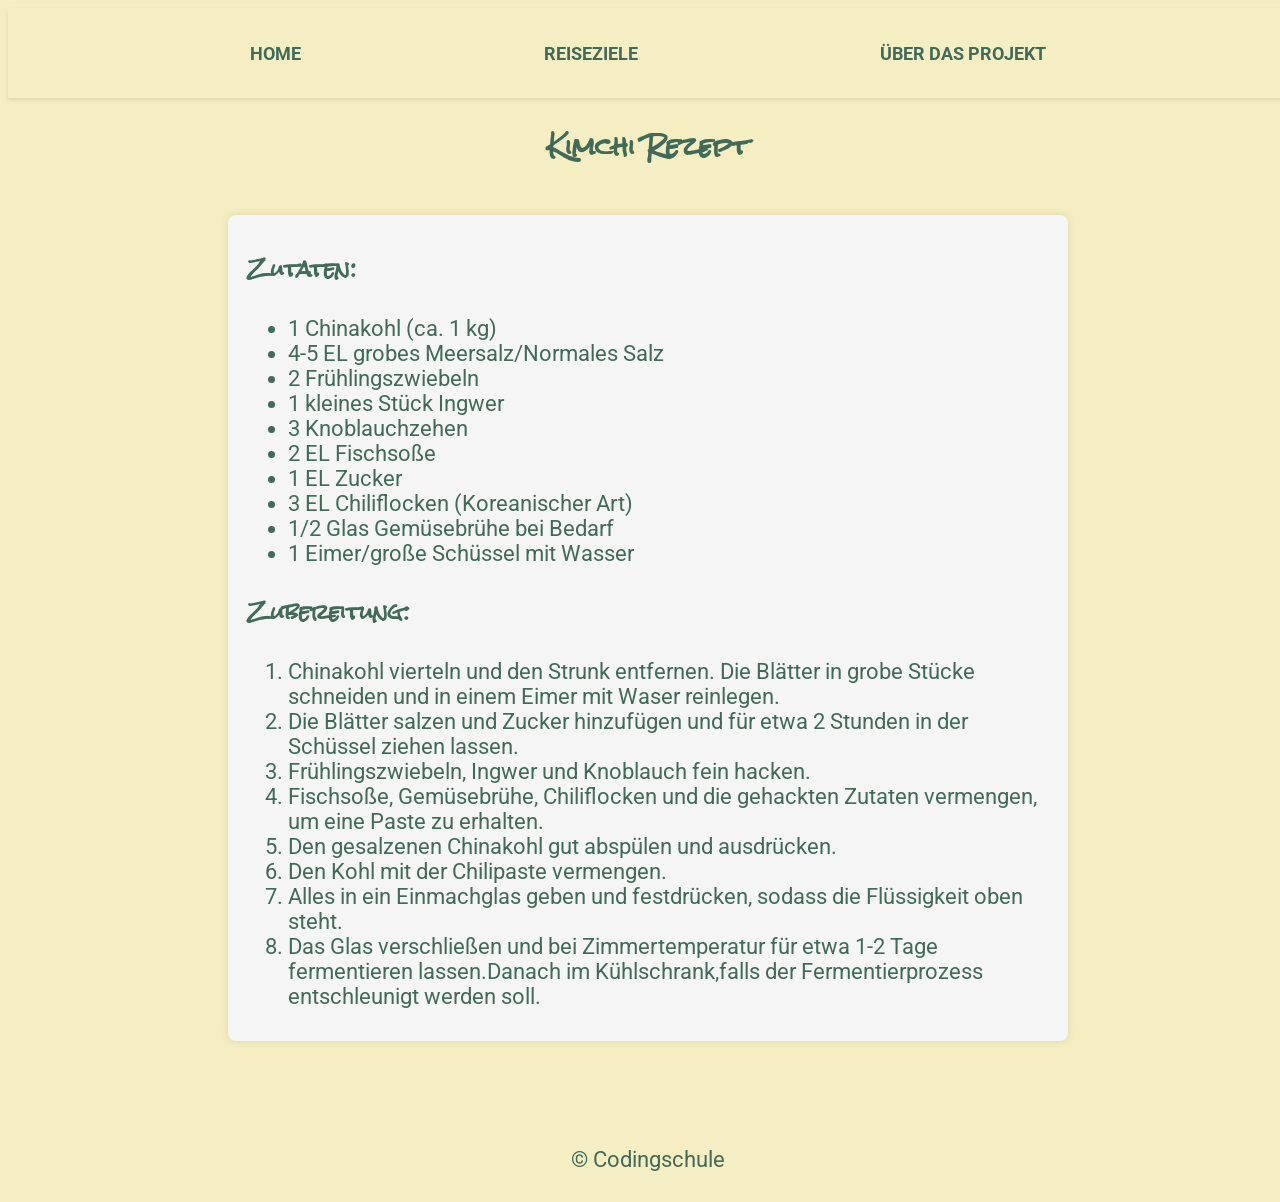
<file: pages/recipes/kimchi.html>
<!DOCTYPE html>
<html lang="de">
<head>
    <meta charset="UTF-8">
    <meta name="viewport" content="width=device-width, initial-scale=1.0">
    <title>Kimchi Rezept</title>
    <link rel="stylesheet" href="../../style.css">
    <link href="https://fonts.googleapis.com/css?family=Roboto" rel="stylesheet">
    <link href="https://fonts.googleapis.com/css?family=Rock+Salt" rel="stylesheet">
    <link rel="stylesheet" href="https://cdnjs.cloudflare.com/ajax/libs/animate.css/4.1.1/animate.min.css"/>
</head>
<body>
    <div class="app-body">
        <div class="navbar-box">
            <nav class="navbar">
                <a href="../../index.html">Home</a>
                <a href="../reiseziele.html">Reiseziele</a>
                <a href="../about.html">Über das Projekt</a>
            </nav>
        </div>
        <div class="header">
            <h1 class="animate__animated animate__bounceInDown">Kimchi Rezept</h1>
        </div>
        <div class="recipe-content">
            <h2>Zutaten:</h2>
            <ul>
                <li>1 Chinakohl (ca. 1 kg)</li>
                <li>4-5 EL grobes Meersalz/Normales Salz</li>
                <li>2 Frühlingszwiebeln</li>
                <li>1 kleines Stück Ingwer</li>
                <li>3 Knoblauchzehen</li>
                <li>2 EL Fischsoße</li>
                <li>1 EL Zucker</li>
                <li>3 EL Chiliflocken (Koreanischer Art)</li>
                <li>1/2 Glas Gemüsebrühe bei Bedarf</li>
                <li>1 Eimer/große Schüssel mit Wasser</li>
            </ul>
            <h2>Zubereitung:</h2>
            <ol>
                <li>Chinakohl vierteln und den Strunk entfernen. Die Blätter in grobe Stücke schneiden und in einem Eimer mit Waser reinlegen.</li>
                <li>Die Blätter salzen und Zucker hinzufügen und für etwa 2 Stunden in der Schüssel ziehen lassen.</li>
                <li>Frühlingszwiebeln, Ingwer und Knoblauch fein hacken.</li>
                <li>Fischsoße, Gemüsebrühe, Chiliflocken und die gehackten Zutaten vermengen, um eine Paste zu erhalten.</li>
                <li>Den gesalzenen Chinakohl gut abspülen und ausdrücken.</li>
                <li>Den Kohl mit der Chilipaste vermengen.</li>
                <li>Alles in ein Einmachglas geben und festdrücken, sodass die Flüssigkeit oben steht.</li>
                <li>Das Glas verschließen und bei Zimmertemperatur für etwa 1-2 Tage fermentieren lassen.Danach im Kühlschrank,falls der Fermentierprozess entschleunigt werden soll.</li>
            </ol>
        </div>
    	<footer class="footer">
            <p>&copy; Codingschule</p>
        </footer>
    </div>
</body>
</html>
</file>
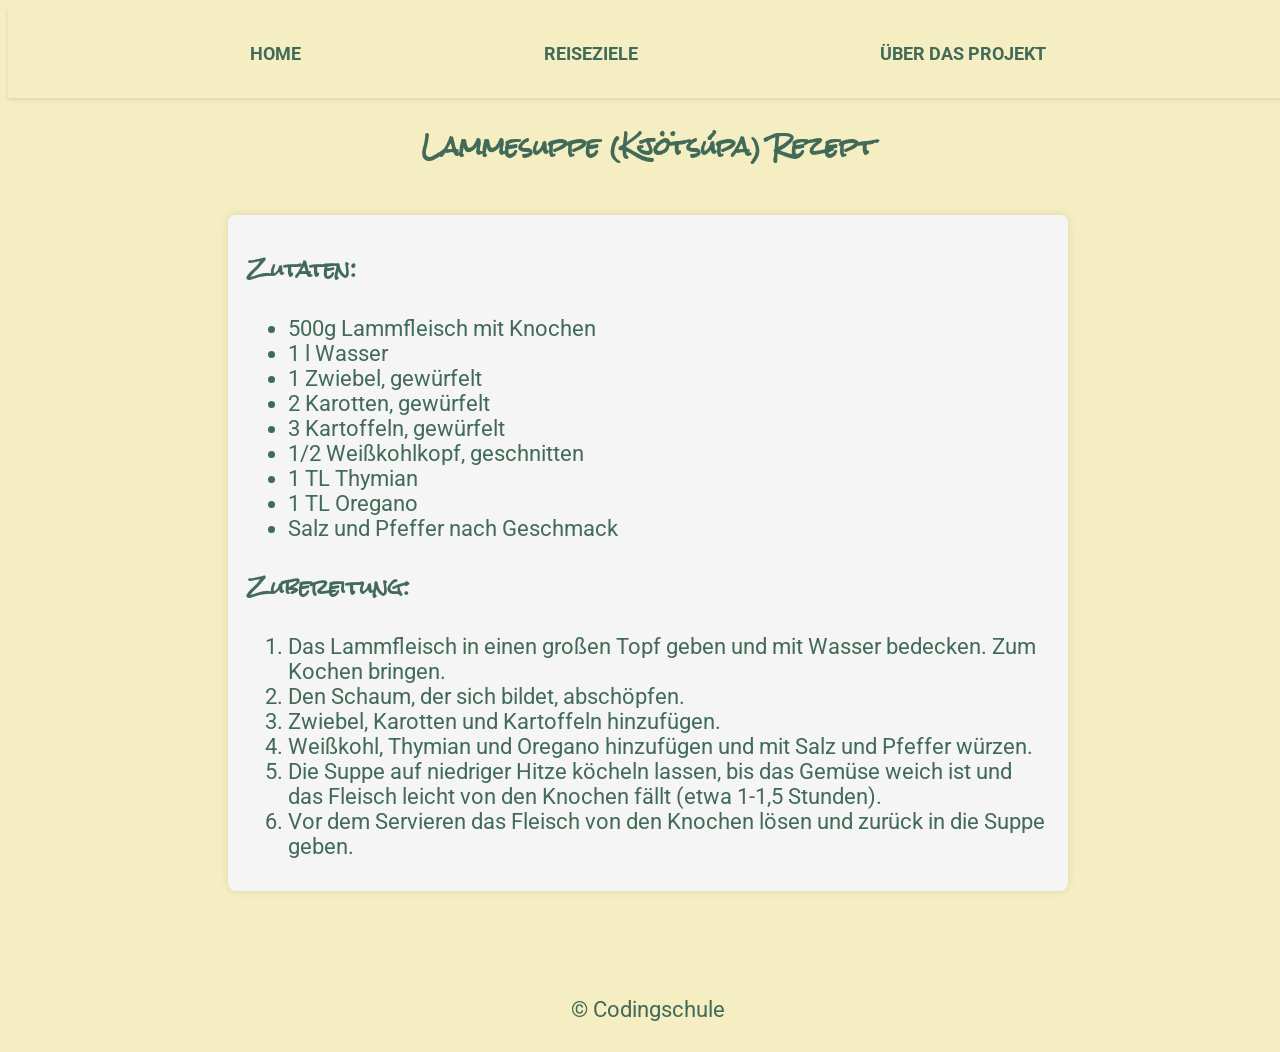
<file: pages/recipes/lammesuppe.html>
<!DOCTYPE html>
<html lang="de">
<head>
    <meta charset="UTF-8">
    <meta name="viewport" content="width=device-width, initial-scale=1.0">
    <title>Lammesuppe Rezept</title>
    <link rel="stylesheet" href="../../style.css">
    <link href="https://fonts.googleapis.com/css?family=Roboto" rel="stylesheet">
    <link href="https://fonts.googleapis.com/css?family=Rock+Salt" rel="stylesheet">
    <link rel="stylesheet" href="https://cdnjs.cloudflare.com/ajax/libs/animate.css/4.1.1/animate.min.css"/>
</head>
<body>
    <div class="app-body">
        <div class="navbar-box">
            <nav class="navbar">
                <a href="../../index.html">Home</a>
                <a href="../reiseziele.html">Reiseziele</a>
                <a href="../about.html">Über das Projekt</a>
            </nav>
        </div>
        <div class="header">
            <h1 class="animate__animated animate__bounceInDown">Lammesuppe (Kjötsúpa) Rezept</h1>
        </div>
        <div class="recipe-content">
            <h2>Zutaten:</h2>
            <ul>
                <li>500g Lammfleisch mit Knochen</li>
                <li>1 l Wasser</li>
                <li>1 Zwiebel, gewürfelt</li>
                <li>2 Karotten, gewürfelt</li>
                <li>3 Kartoffeln, gewürfelt</li>
                <li>1/2 Weißkohlkopf, geschnitten</li>
                <li>1 TL Thymian</li>
                <li>1 TL Oregano</li>
                <li>Salz und Pfeffer nach Geschmack</li>
            </ul>
            <h2>Zubereitung:</h2>
            <ol>
                <li>Das Lammfleisch in einen großen Topf geben und mit Wasser bedecken. Zum Kochen bringen.</li>
                <li>Den Schaum, der sich bildet, abschöpfen.</li>
                <li>Zwiebel, Karotten und Kartoffeln hinzufügen.</li>
                <li>Weißkohl, Thymian und Oregano hinzufügen und mit Salz und Pfeffer würzen.</li>
                <li>Die Suppe auf niedriger Hitze köcheln lassen, bis das Gemüse weich ist und das Fleisch leicht von den Knochen fällt (etwa 1-1,5 Stunden).</li>
                <li>Vor dem Servieren das Fleisch von den Knochen lösen und zurück in die Suppe geben.</li>
            </ol>
        </div>
    	<footer class="footer">
            <p>&copy; Codingschule</p>
        </footer>
    </div>
</body>
</html>
</file>
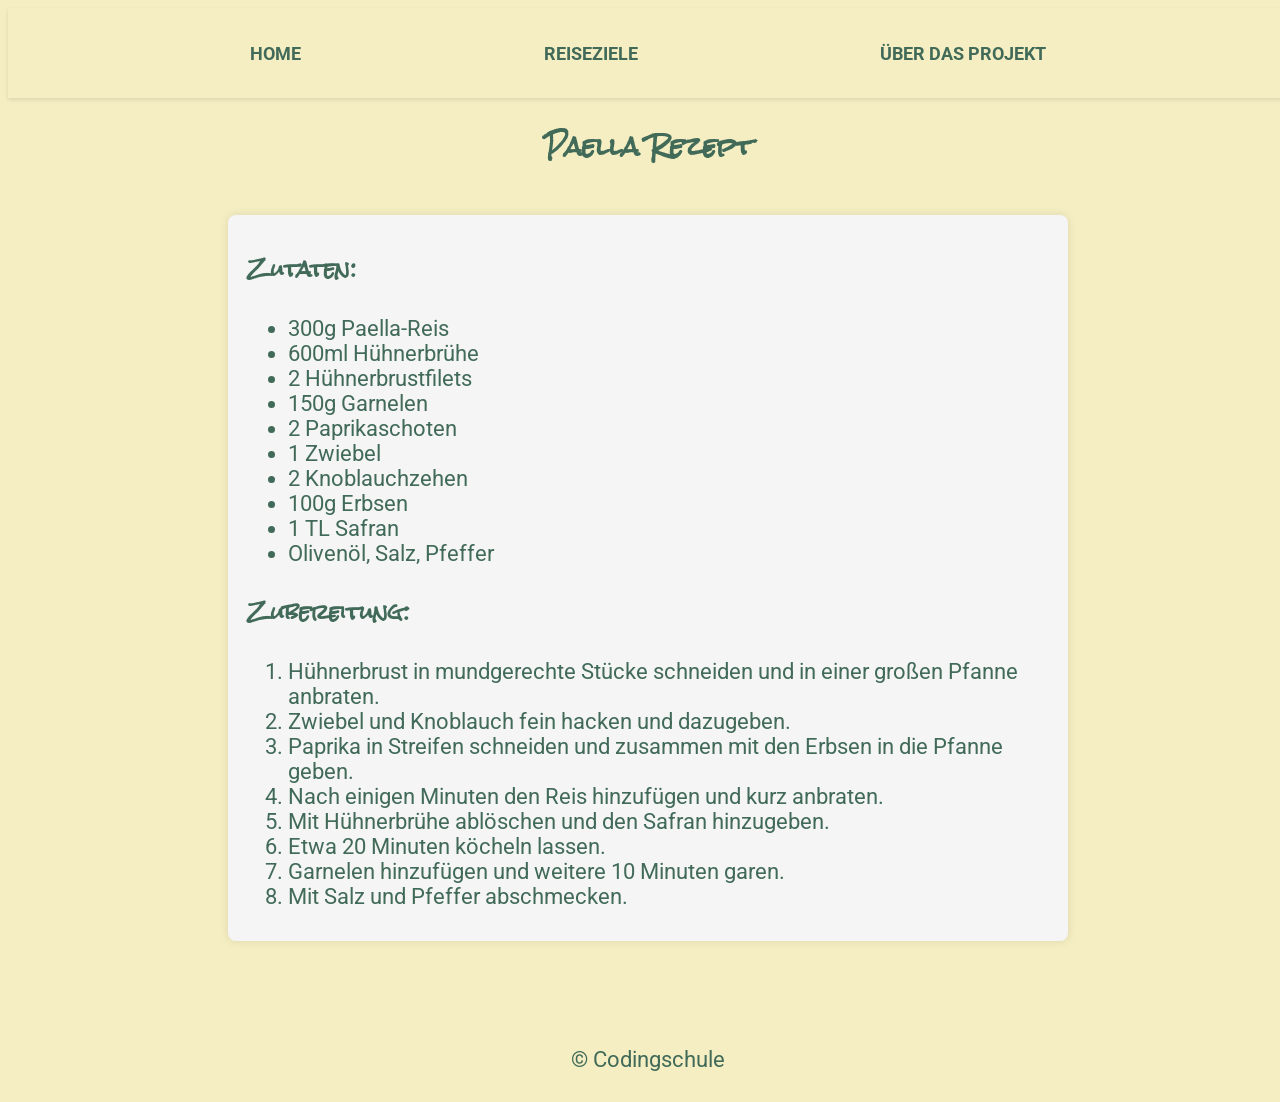
<file: pages/recipes/paella.html>
<!DOCTYPE html>
<html lang="de">
<head>
    <meta charset="UTF-8">
    <meta name="viewport" content="width=device-width, initial-scale=1.0">
    <title>Paella Rezept</title>
    <link rel="stylesheet" href="../../style.css">
    <link href="https://fonts.googleapis.com/css?family=Roboto" rel="stylesheet">
    <link href="https://fonts.googleapis.com/css?family=Rock+Salt" rel="stylesheet">
    <link rel="stylesheet" href="https://cdnjs.cloudflare.com/ajax/libs/animate.css/4.1.1/animate.min.css"/>
</head>
<body>
    <div class="app-body">
        <div class="navbar-box">
            <nav class="navbar">
                <a href="../../index.html">Home</a>
                <a href="../reiseziele.html">Reiseziele</a>
                <a href="../about.html">Über das Projekt</a>
            </nav>
        </div>
        <div class="header">
            <h1 class="animate__animated animate__bounceInDown">Paella Rezept</h1>
        </div>
        <div class="recipe-content">
            <h2>Zutaten:</h2>
            <ul>
                <li>300g Paella-Reis</li>
                <li>600ml Hühnerbrühe</li>
                <li>2 Hühnerbrustfilets</li>
                <li>150g Garnelen</li>
                <li>2 Paprikaschoten</li>
                <li>1 Zwiebel</li>
                <li>2 Knoblauchzehen</li>
                <li>100g Erbsen</li>
                <li>1 TL Safran</li>
                <li>Olivenöl, Salz, Pfeffer</li>
            </ul>
            <h2>Zubereitung:</h2>
            <ol>
                <li>Hühnerbrust in mundgerechte Stücke schneiden und in einer großen Pfanne anbraten.</li>
                <li>Zwiebel und Knoblauch fein hacken und dazugeben.</li>
                <li>Paprika in Streifen schneiden und zusammen mit den Erbsen in die Pfanne geben.</li>
                <li>Nach einigen Minuten den Reis hinzufügen und kurz anbraten.</li>
                <li>Mit Hühnerbrühe ablöschen und den Safran hinzugeben.</li>
                <li>Etwa 20 Minuten köcheln lassen.</li>
                <li>Garnelen hinzufügen und weitere 10 Minuten garen.</li>
                <li>Mit Salz und Pfeffer abschmecken.</li>
            </ol>
        </div>
    	<footer class="footer">
            <p>&copy; Codingschule</p>
        </footer>
    </div>
</body>
</html>
</file>
<file: style.css>
/* global variables */
:root {
   --font-color: #416a59;
   --pagesbox-shadow: 0px 2px 4px rgba(0, 0, 0, 0.1);
   --pages-hover-shadow: 0px 2px 4px rgba(0, 0, 0, 0.4);
   --hover-pointer: pointer;
   --font-hover-color: #acc16d;

}

/* app-body on every page */
body {
    color: var(--font-color);
    background-color: #f5eec2;
    font-family: 'Roboto', sans-serif;
	font-size: 22px;
    padding: 0;
}


h1 {
	font-family:'Rock Salt', sans-serif;
	text-align: center;
}

h2 {
	font-family:'Rock Salt', sans-serif;
}

.app-body {
    width: 100vw;
    display: flex;
    flex-direction: column;
    justify-content: space-between;
    align-items: center;
}

/* app-body on every page */
.lightmode {
    color: var(--font-color);
    background-color: #f5eec2;
    font-family: 'Roboto', sans-serif;
	font-size: 22px;
    padding: 0;
}

.darkmode {
    color: var(--navbar-links-darkmode-color);
    background-color: #010e09;
}

/* Button for dark mode */
#themeButton {
    position: absolute;
    top: 0;
    right: 0;
    margin: 10px;
    padding: 10px;
    border-radius: 10px;
    background-color: #416a59;
    color: #ffffff;
    width: clamp(50px, 5vw, 100px);
    font-size: clamp(10px, 50%, 24px);
    cursor: pointer;
    transition: background-color 0.3s;
}

/* navbar on every page */
.navbar-box {
    height: 10vh;
    width: 100vw;
}
.navbar {
    width: 100%;
    height: 100%;
    display: flex;
	font-weight: bold;
    justify-content: space-evenly;
    align-items: center;
    box-shadow: var(--pagesbox-shadow);
	text-transform: uppercase;
}

/* Links styling */
a {
    text-decoration: none;
    color: var(--font-color);
    transition: all 0.3s ease;
}

a:hover {
    cursor: var(--hover-pointer);
    transform: scale(1.05);
    box-shadow: var(--pagesbox-shadow);
    background-color: #a9c25d;
	padding:10px;
}

a.active {
    cursor: var(--hover-pointer);
    transform: scale(1.05);
    box-shadow: var(--pagesbox-shadow);
    background-color: #a9c25d;
	padding:10px;
}


/* navbar for all pages */
.navbar a {
    text-decoration: none;
    color: var(--font-color);
    font-size: 18px;
    transition: all 0.3s ease;
}
  
.navbar a:hover {
    transform: scale(1.05);
    box-shadow: var(--pagesbox-shadow);
    background-color: #a9c25d;
}

/* Header on every page */
.header {
    height: 10%;
    display: flex;
    justify-content: center;
    align-items: center;
}
  
.h1-darkmode,.h2-darkmode {
    color: white;

}

/* startpage content */
.content {
    height: 30%;
    width: 60%;
    display: flex;
    flex-wrap: wrap;
    font-size: 22px;
    text-align: left;
    padding: 20px;
}

/* start-page img */
.image {
    display: flex;
    justify-content: center;
    align-items: center;
    height: 100%;
}
  
.image img {
    max-height: 100%;
    max-width: 100%;
}

.logoimage {
	width:20%;
	padding-right:5%;
	margin-top: 2.5%;
}

/* about page content section */
.about-content {
    margin-top: 10vh;
    display: flex;
    justify-content: center;
    align-items: flex-start;
    width: 80%;
    height: 70%;
    gap: 5%;
}
  
.about-text {
    width: 40%;
    justify-content: center;
    display: flex;
    flex-wrap: wrap;
    font-size: 22px;
    text-align: left;
}
  
.profile-image {
    width: 30%;
    display: flex;
    justify-content: center;
    align-items: center;
}
  
.profile-image img {
    max-width: 100%;
    height: auto;
	margin-top: 1em;
}
  
.skills-list {
    width: 30%;
}

ul {
	flex-wrap: wrap;
}

/* faq section */

.faq {
    background-color: #e6e1c4;
    height: 100%;
    width: 80%;
    display: flex;
    flex-direction: column;
    align-items: center;
    justify-content: space-evenly
}

.faq-darkmode {
    background-color: #40073d;
}

/* faq-item */
.faq-item {
    width: 80%;
    display: flex;
    flex-direction: column;
    align-items: center;
    justify-content: space-evenly;
    padding: 10px;
    margin: 10px;
    border-radius: 10px;
    box-shadow: var(--pagesbox-shadow);
    transition: all 0.3s ease;
    background-color: #f5eec2;
}

.faq-item-darkmode {
    background-color: #40073d;
}

.faq-item:hover {
    cursor: var(--hover-pointer);
    transform: scale(1.05);
    box-shadow: var(--pages-hover-shadow);
    background-color: #e6e1c4;
}

.faq-item-darkmode:hover {
    cursor: var(--hover-pointer);
    transform: scale(1.05);
    box-shadow: var(--pages-hover-shadow);
    background-color: #bc1ab4;
}

.faq-answer-hidden {
    display: none;
}

.faq-answer-not-needed {
    display: block;
}

.faq-answer-visible {
    display: visible;
}

/* Destinations content */
.destination-content {
	width:60%;
	display: flex;
	flex-direction: column;
  }
  
.destination {
    display: flex;
    align-items: center;
    margin-bottom: 10px;
	
}

hr {
    margin-left: 0;
    margin-right: 0;
	border: 1px solid #416a59;
}
  
.destination h2 {
    margin-top: 10px;
  }
  
.destination img {
    width: 200px;
    height: auto;
}


.destination-desc {

	margin-left: 30px;
	display: flex;
	align-self: end;
}


/* Städte CSS */
.city {
    margin: 20px auto;
    max-width: 800px;
    padding: 10px 20px;
    background-color: #f5f5f5;
    border-radius: 10px;
    box-shadow: 0 4px 6px rgba(0, 0, 0, 0.1);
}

.city-header {
    display: flex;
    align-items: center;
    justify-content: space-between;
}

.city-header img {
    max-width: 150px;
    border-radius: 10px;
    margin-right: 20px;
}

.city-content {
    margin-top: 20px;
}

.city-description {
    font-size: 16px;
    margin-bottom: 20px;
}

.city-section {
    margin-top: 30px;
}

.city-section h2 {
    font-size: 24px;
    margin-bottom: 15px;
}

.city-section img {
    max-width: 100%;
    border-radius: 10px;
    margin-bottom: 15px;
}


/* footer on every page */
.footer {
    justify-self: flex-end;
    height: 10%;
    display: flex;
    justify-content: center;
    align-items: end;
	flex-direction:column;
	margin-top:5%;
}


/* Rezept CSS */
.recipe-content {
    margin: 20px auto;
    max-width: 800px;
    padding: 10px 20px;
    background-color: #f5f5f5;
    border-radius: 8px;
    box-shadow: 0 0 10px rgba(0, 0, 0, 0.1);
}

.recipe-preview {
    margin: 20px auto;
    max-width: 500px;
    padding: 10px;
    text-align: center;
    background-color: #f5f5f5;
    border-radius: 8px;
    box-shadow: 0 0 10px rgba(0, 0, 0, 0.1);
}

.recipe-preview img {
    border-radius: 8px;
    margin-bottom: 10px;
}

.recipe-preview a {
    display: inline-block;
    margin-top: 10px;
    padding: 10px 20px;
    background-color: var(--font-color);
    color: #ffffff;
    border-radius: 8px;
    text-decoration: none;
    transition: background-color 0.3s;
}

.recipe-preview a:hover {
    background-color: var(--font-hover-color);
}


.recipe-preview {
    margin: 20px auto;
    max-width: 300px;
    padding: 10px 20px;
    background-color: #f9f9f9;
    border-radius: 10px;
    box-shadow: 0 4px 6px rgba(0, 0, 0, 0.1);
    text-align: center;
    transition: transform 0.3s;
}

.recipe-preview:hover {
    transform: scale(1.03); /* leicht vergrößert beim Darüberfahren mit der Maus */
}

.recipe-preview h2 {
    font-size: 24px;
    margin-bottom: 15px;
}

/* Rezept preview css */

.recipe-preview img {
    max-width: 100%;
    border-radius: 10px;
    margin-bottom: 15px;
}

.recipe-preview p {
    font-size: 16px;
    margin-bottom: 15px;
}

.recipe-preview a {
    display: inline-block;
    padding: 8px 16px;
    background-color: var(--font-color);
    color: #ffffff;
    border-radius: 5px;
    text-decoration: none;
    transition: background-color 0.3s;
}

.recipe-preview a:hover {
    background-color: var(--font-hover-color);
}

  

/* Responsive Design: Mobile */
@media only screen and (max-width: 600px) {
    body {
        font-size: 14px;
    }

    .navbar {
        flex-direction: column;
        height: auto;
    }

    .navbar a {
        margin: 10px 0;
    }

    .content {
        width: 90%;
    }

    .header{
        visibility: hidden;
        z-index: -1;

    }
}

/* Responsive Design: Tablets */
@media only screen and (min-width: 601px) and (max-width: 1024px) {
    body {
        font-size: 20px;
    }

    .navbar {
        flex-wrap: wrap;
    }

    .navbar a {
        margin: 5px 10px;
    }

    .content {
        width: 80%;
    }
}

/* Responsive Design: Desktop and above */
@media only screen and (min-width: 1025px) {
    body {
        font-size: 22px;
    }

    .content {
        width: 60%;
    }
}


/* Default Styles for Headings */
h1, h2, .destination h2, .city-section h2, .recipe-preview h2 {
    margin-top: 20px;
    margin-bottom: 20px;
}

h1 {
    font-size: 24px;
}

h2, .destination h2, .city-section h2, .recipe-preview h2 {
    font-size: 20px;
}

/* Responsive Design: Mobile */
@media only screen and (max-width: 600px) {
    h1 {
        font-size: 22px;
        margin-top: 15px;
        margin-bottom: 15px;
    }

    h2, .destination h2, .city-section h2, .recipe-preview h2 {
        font-size: 18px;
        margin-top: 10px;
        margin-bottom: 10px;
    }
}
</file>
